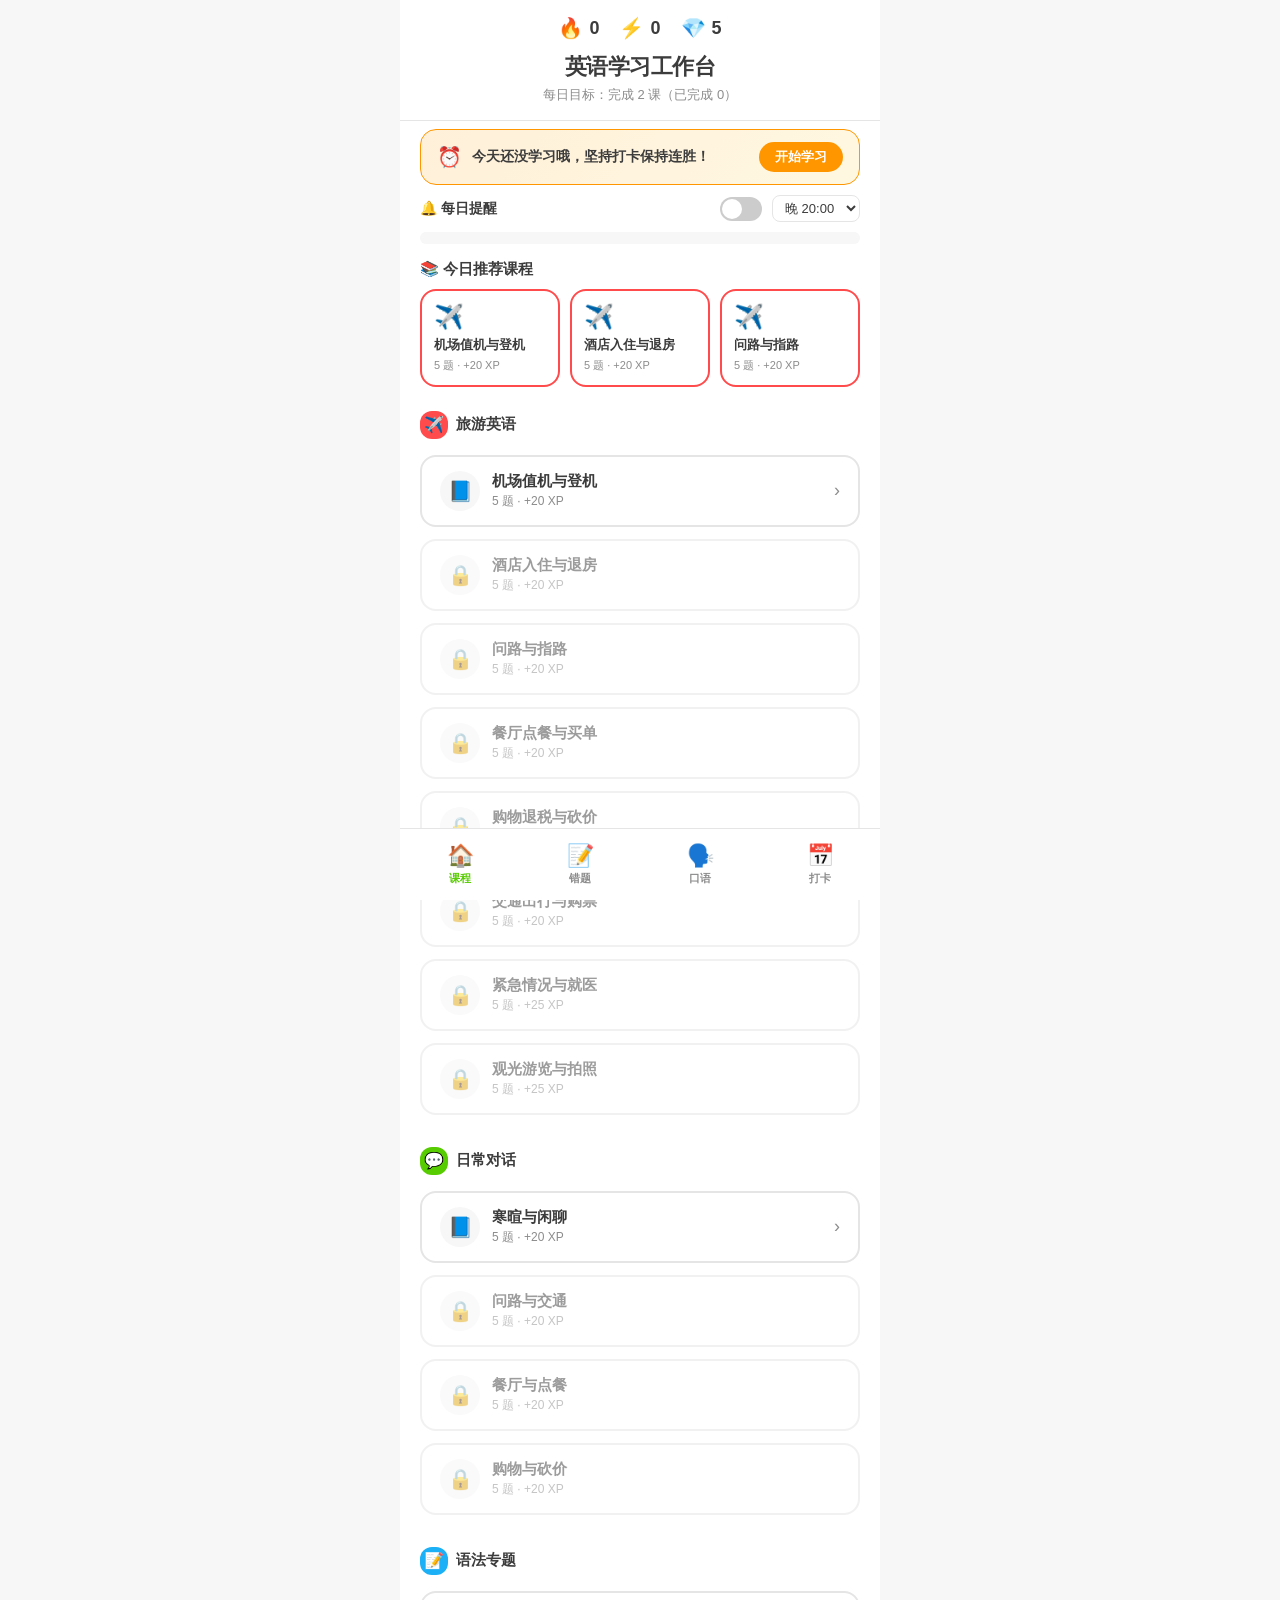
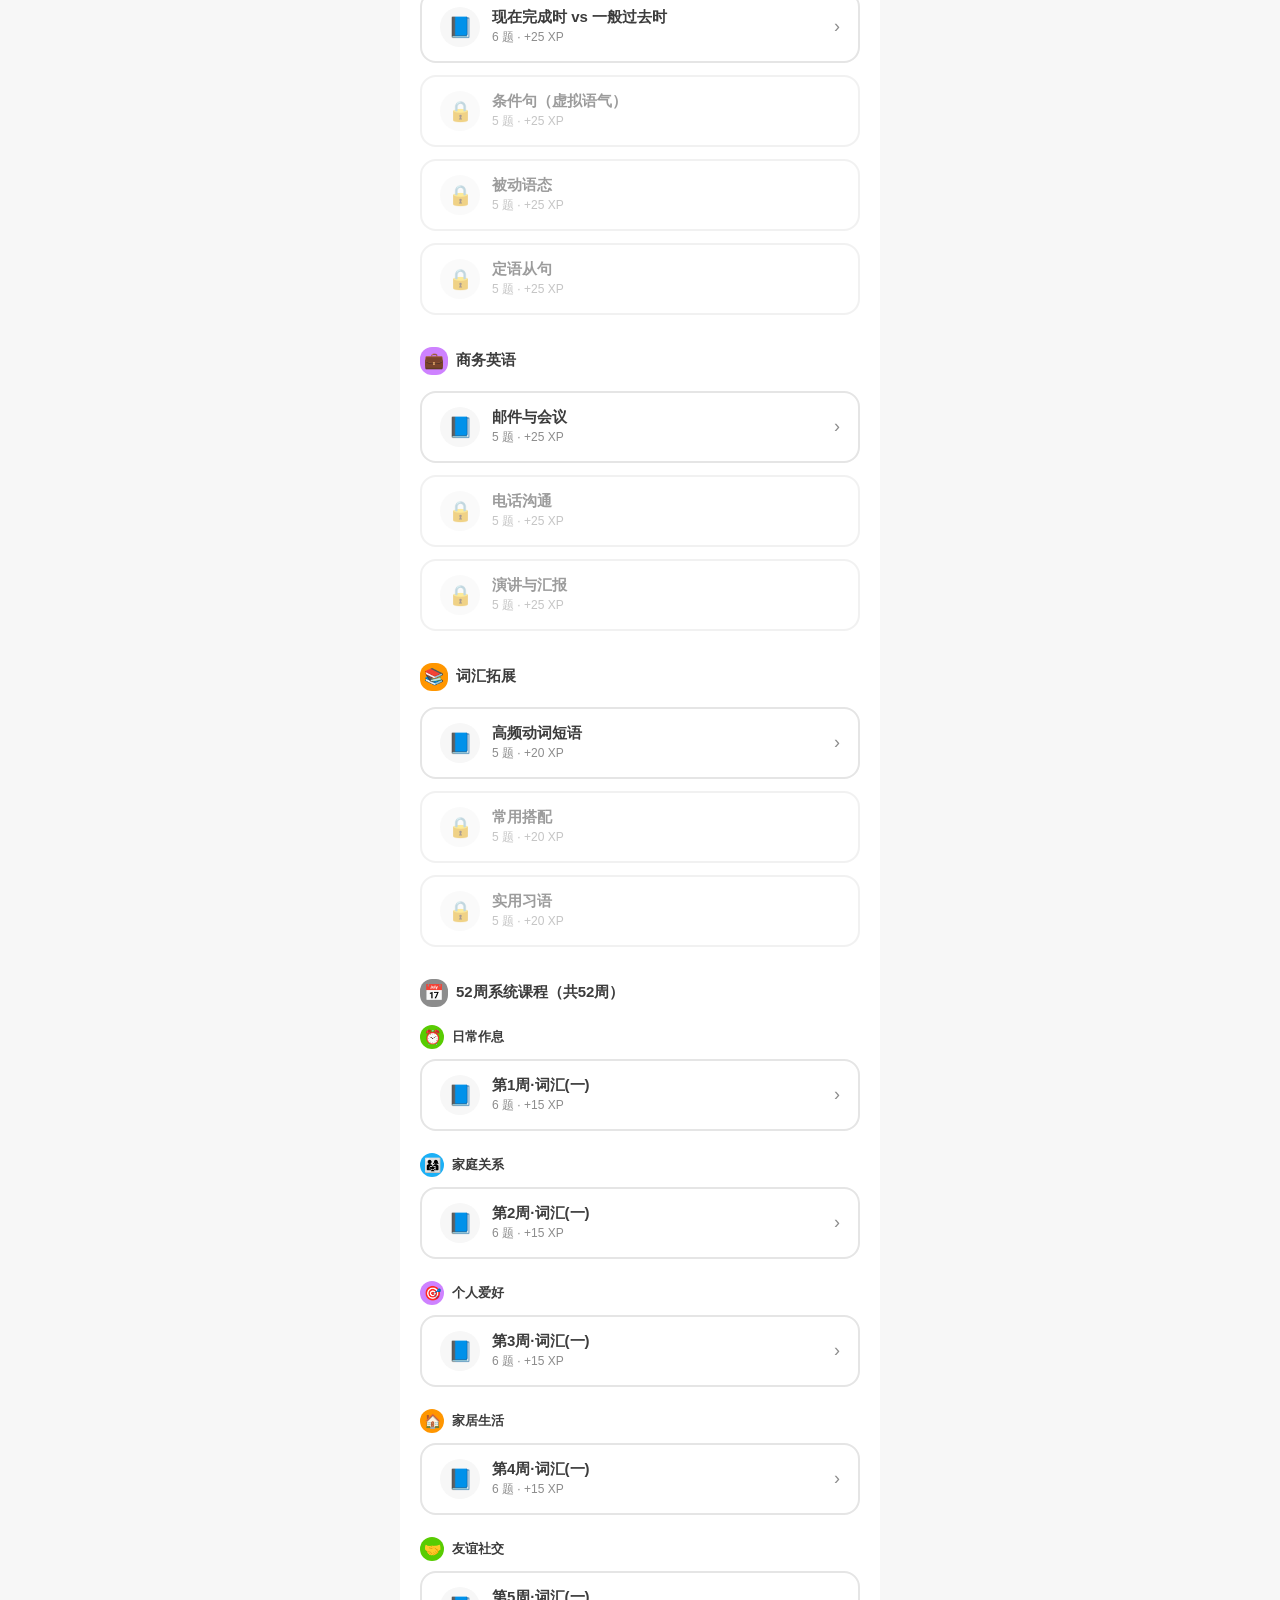
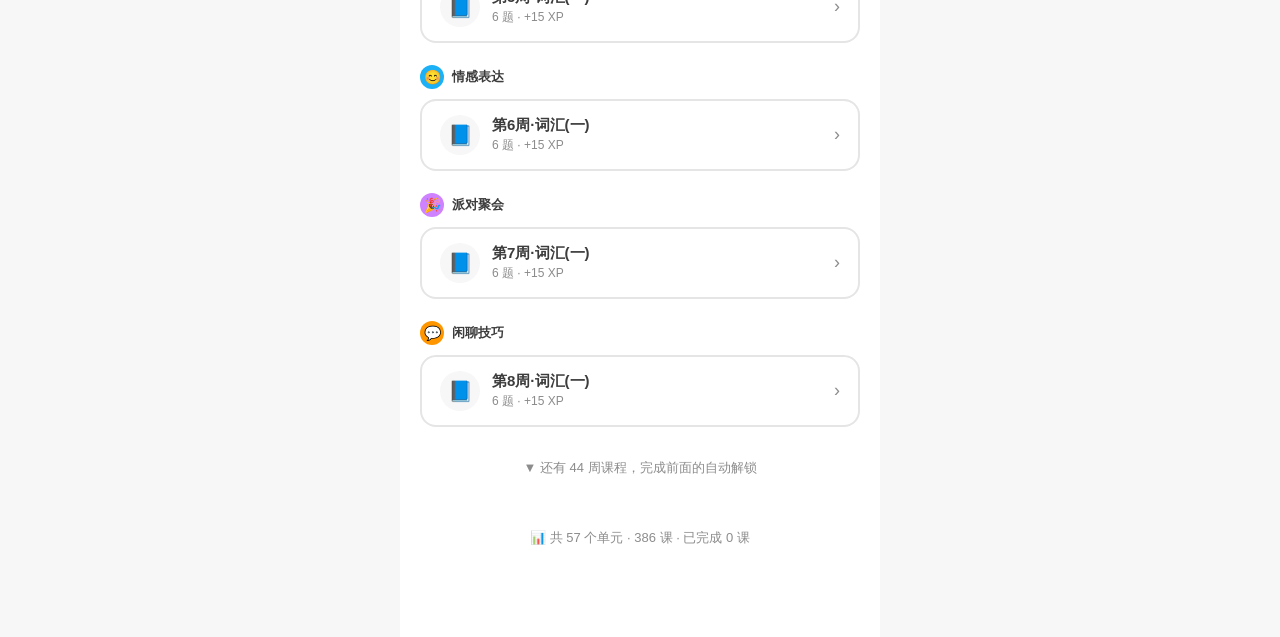
<file: index.html>
<!DOCTYPE html>
<html lang="zh-CN" data-trae-theme="light"><head>
  <meta charset="UTF-8">
  <meta name="viewport" content="width=device-width, initial-scale=1.0, maximum-scale=1.0, user-scalable=no, viewport-fit=cover">
  <meta name="apple-mobile-web-app-capable" content="yes">
  <meta name="apple-mobile-web-app-status-bar-style" content="black-translucent">
  <meta name="apple-mobile-web-app-title" content="英语学习">
  <meta name="theme-color" content="#0F0F1E">
  <link rel="manifest" href="manifest.json">
  <link rel="apple-touch-icon" href="apple-touch-icon.png">
  <link rel="apple-touch-icon" sizes="180x180" href="apple-touch-icon.png">
  <link rel="icon" type="image/png" sizes="192x192" href="icon-192.png">
  <link rel="icon" type="image/png" sizes="512x512" href="icon-512.png">
  <link rel="icon" type="image/png" sizes="any" href="icon-original.png">
  <title>英语学习工作台</title>
  <style>/* ===== 全局重置 & 基础 ===== */
* {
  margin: 0;
  padding: 0;
  box-sizing: border-box;
  -webkit-tap-highlight-color: transparent;
}

:root {
  --green: #58cc02;
  --green-dark: #4caf00;
  --green-light: #d7ffb8;
  --blue: #1cb0f6;
  --blue-light: #ddf4ff;
  --purple: #ce82ff;
  --purple-light: #f5e6ff;
  --orange: #ff9600;
  --orange-light: #fff0d9;
  --red: #ff4b4b;
  --red-light: #ffe4e4;
  --gold: #ffc800;
  --bg: #ffffff;
  --bg-muted: #f7f7f7;
  --text: #3c3c3c;
  --text-muted: #8c8c8c;
  --border: #e5e5e5;
  --shadow: 0 2px 0 rgba(0,0,0,0.08);
  --radius: 16px;
  --radius-sm: 12px;
  --radius-full: 999px;
  --font: -apple-system, BlinkMacSystemFont, "SF Pro Display", "Helvetica Neue", "PingFang SC", "Noto Sans CJK SC", sans-serif;
  --safe-top: env(safe-area-inset-top, 0px);
  --safe-bottom: env(safe-area-inset-bottom, 0px);
}

html, body {
  height: 100%;
  font-family: var(--font);
  color: var(--text);
  background: var(--bg-muted);
  overscroll-behavior: none;
  -webkit-user-select: none;
  user-select: none;
}

#app {
  max-width: 480px;
  margin: 0 auto;
  min-height: 100vh;
  background: var(--bg);
  position: relative;
}

/* ===== 屏幕切换 ===== */
.screen {
  display: none;
  min-height: 100vh;
  flex-direction: column;
}
.screen.active {
  display: flex;
}

/* ===== 首页头部 ===== */
.app-header {
  padding: calc(16px + var(--safe-top)) 20px 16px;
  background: var(--bg);
  border-bottom: 1px solid var(--border);
  position: sticky;
  top: 0;
  z-index: 10;
}

.header-stats {
  display: flex;
  gap: 20px;
  justify-content: center;
  margin-bottom: 12px;
}

.stat-item {
  display: flex;
  align-items: center;
  gap: 6px;
  font-size: 18px;
  font-weight: 700;
}

.stat-icon { font-size: 20px; }
.stat-value { color: var(--text); }

.header-title {
  font-size: 22px;
  font-weight: 800;
  text-align: center;
  letter-spacing: -0.5px;
}

.header-subtitle {
  font-size: 13px;
  color: var(--text-muted);
  text-align: center;
  margin-top: 4px;
}

/* ===== 每日进度条 ===== */
.daily-progress-bar {
  height: 12px;
  background: var(--bg-muted);
  border-radius: var(--radius-full);
  margin: 0 20px 16px;
  overflow: hidden;
}
.daily-progress-fill {
  height: 100%;
  width: 0%;
  background: var(--green);
  border-radius: var(--radius-full);
  transition: width 0.5s ease;
}

/* ===== 课程列表 ===== */
.course-list {
  padding: 8px 20px 20px;
  display: flex;
  flex-direction: column;
  gap: 28px;
}

.unit-block {
  display: flex;
  flex-direction: column;
  gap: 12px;
}

.unit-header {
  display: flex;
  align-items: center;
  gap: 8px;
  font-size: 15px;
  font-weight: 700;
  color: var(--text);
  padding: 4px 0;
}

.unit-icon {
  width: 28px;
  height: 28px;
  border-radius: var(--radius-sm);
  display: flex;
  align-items: center;
  justify-content: center;
  font-size: 16px;
  color: #fff;
}

.lesson-node {
  display: flex;
  align-items: center;
  gap: 12px;
  padding: 14px 18px;
  background: var(--bg);
  border: 2px solid var(--border);
  border-radius: var(--radius);
  cursor: pointer;
  transition: transform 0.1s, border-color 0.15s;
  position: relative;
}
.lesson-node:active {
  transform: scale(0.98);
}
.lesson-node.unlocked:hover {
  border-color: var(--green);
}
.lesson-node.completed {
  background: var(--green-light);
  border-color: var(--green);
}
.lesson-node.locked {
  opacity: 0.5;
  cursor: not-allowed;
}

.lesson-node-icon {
  width: 40px;
  height: 40px;
  border-radius: 50%;
  display: flex;
  align-items: center;
  justify-content: center;
  font-size: 20px;
  background: var(--bg-muted);
  flex-shrink: 0;
}
.lesson-node.completed .lesson-node-icon {
  background: var(--green);
  color: #fff;
}

.lesson-node-info {
  flex: 1;
  min-width: 0;
}
.lesson-node-title {
  font-size: 15px;
  font-weight: 700;
  color: var(--text);
}
.lesson-node-meta {
  font-size: 12px;
  color: var(--text-muted);
  margin-top: 2px;
}

.lesson-node-arrow {
  color: var(--text-muted);
  font-size: 18px;
}

/* ===== 练习页 ===== */
.lesson-header {
  display: flex;
  align-items: center;
  gap: 12px;
  padding: calc(12px + var(--safe-top)) 20px 12px;
  background: var(--bg);
  position: sticky;
  top: 0;
  z-index: 10;
}

.btn-close {
  background: none;
  border: none;
  font-size: 20px;
  color: var(--text-muted);
  cursor: pointer;
  padding: 4px 8px;
  line-height: 1;
}

.lesson-progress-bar {
  flex: 1;
  height: 16px;
  background: var(--bg-muted);
  border-radius: var(--radius-full);
  overflow: hidden;
}
.lesson-progress-fill {
  height: 100%;
  width: 0%;
  background: var(--green);
  border-radius: var(--radius-full);
  transition: width 0.4s ease;
}

.lesson-hearts {
  display: flex;
  align-items: center;
  gap: 2px;
  font-size: 16px;
  font-weight: 700;
}

/* ===== 题目区域 ===== */
.question-area {
  flex: 1;
  padding: 24px 20px;
  display: flex;
  flex-direction: column;
  gap: 20px;
  overflow-y: auto;
}

.question-prompt {
  font-size: 20px;
  font-weight: 800;
  text-align: center;
  line-height: 1.4;
}

.question-hint {
  font-size: 13px;
  color: var(--text-muted);
  text-align: center;
  background: var(--bg-muted);
  border-radius: var(--radius-sm);
  padding: 8px 14px;
  align-self: center;
}

/* 提示按钮（审题时不自动显示答案） */
.hint-wrap {
  display: flex;
  flex-direction: column;
  align-items: center;
  gap: 6px;
  margin-top: 4px;
}
.hint-toggle-btn {
  font-size: 13px;
  color: var(--text-muted);
  background: none;
  border: 1px dashed var(--border);
  border-radius: 20px;
  padding: 4px 16px;
  cursor: pointer;
  transition: all 0.2s;
}
.hint-toggle-btn:active {
  transform: scale(0.96);
  border-color: var(--blue);
  color: var(--blue);
}
.question-hint.hint-hidden {
  display: none;
}

/* 听力题 */
.listen-box {
  text-align: center;
}
.btn-listen {
  width: 80px;
  height: 80px;
  border-radius: 50%;
  border: none;
  background: var(--blue);
  color: #fff;
  font-size: 36px;
  cursor: pointer;
  display: inline-flex;
  align-items: center;
  justify-content: center;
  box-shadow: 0 4px 0 #1899d6;
  transition: transform 0.1s;
}
.btn-listen:active {
  transform: translateY(2px);
  box-shadow: 0 2px 0 #1899d6;
}

/* 选项卡片 */
.option-list {
  display: flex;
  flex-direction: column;
  gap: 12px;
}

.option-card {
  display: flex;
  align-items: center;
  gap: 12px;
  padding: 14px 16px;
  border: 2px solid var(--border);
  border-bottom-width: 4px;
  border-radius: var(--radius-sm);
  background: var(--bg);
  cursor: pointer;
  transition: border-color 0.15s, background 0.15s;
  font-size: 16px;
}
.option-card:active {
  transform: translateY(1px);
}
.option-card.selected {
  border-color: var(--blue);
  background: var(--blue-light);
}
.option-card.correct {
  border-color: var(--green);
  background: var(--green-light);
}
.option-card.wrong {
  border-color: var(--red);
  background: var(--red-light);
}

.option-letter {
  width: 30px;
  height: 30px;
  border: 2px solid var(--border);
  border-radius: 8px;
  display: flex;
  align-items: center;
  justify-content: center;
  font-weight: 700;
  font-size: 13px;
  color: var(--text-muted);
  flex-shrink: 0;
}
.option-card.selected .option-letter { border-color: var(--blue); color: var(--blue); }
.option-card.correct .option-letter { border-color: var(--green); color: var(--green); }
.option-card.wrong .option-letter { border-color: var(--red); color: var(--red); }

.option-text {
  flex: 1;
  line-height: 1.3;
}

/* 配对题 */
.match-grid {
  display: grid;
  grid-template-columns: 1fr 1fr;
  gap: 10px;
}

.match-item {
  padding: 14px 12px;
  border: 2px solid var(--border);
  border-bottom-width: 4px;
  border-radius: var(--radius-sm);
  background: var(--bg);
  cursor: pointer;
  text-align: center;
  font-size: 15px;
  font-weight: 600;
  transition: border-color 0.15s, background 0.15s;
}
.match-item.selected {
  border-color: var(--blue);
  background: var(--blue-light);
}
.match-item.matched {
  border-color: var(--green);
  background: var(--green-light);
  opacity: 0.5;
  cursor: default;
}
.match-item.wrong-flash {
  border-color: var(--red);
  background: var(--red-light);
  animation: shake 0.4s;
}

/* 排序题 */
.order-words {
  display: flex;
  flex-wrap: wrap;
  gap: 8px;
  justify-content: center;
  min-height: 50px;
  padding: 12px;
  border: 2px dashed var(--border);
  border-radius: var(--radius-sm);
  background: var(--bg-muted);
}
.order-word {
  padding: 8px 14px;
  border: 2px solid var(--border);
  border-bottom-width: 3px;
  border-radius: 10px;
  background: var(--bg);
  cursor: pointer;
  font-size: 16px;
  font-weight: 600;
  transition: transform 0.1s;
}
.order-word:active {
  transform: scale(0.95);
}

.order-sentence {
  display: flex;
  flex-wrap: wrap;
  gap: 8px;
  justify-content: center;
  min-height: 50px;
  padding: 12px;
  border: 2px solid var(--green);
  border-radius: var(--radius-sm);
  background: var(--green-light);
}

/* ===== 反馈条 ===== */
.feedback-bar {
  display: none;
  padding: 16px 20px;
  text-align: center;
  font-size: 16px;
  font-weight: 700;
}
.feedback-bar.show { display: block; }
.feedback-bar.correct {
  background: var(--green-light);
  color: var(--green-dark);
}
.feedback-bar.wrong {
  background: var(--red-light);
  color: var(--red);
}

/* ===== 练习页底部 ===== */
.lesson-footer {
  display: flex;
  gap: 12px;
  padding: 12px 20px calc(12px + var(--safe-bottom));
  background: var(--bg);
  border-top: 1px solid var(--border);
}

.btn-skip, .btn-check {
  flex: 1;
  padding: 16px;
  border: none;
  border-radius: var(--radius);
  font-size: 16px;
  font-weight: 800;
  font-family: var(--font);
  cursor: pointer;
  transition: transform 0.1s;
}
.btn-skip {
  background: transparent;
  color: var(--text-muted);
  border: 2px solid var(--border);
  flex: 0 0 auto;
  padding: 16px 24px;
}
.btn-skip:active { transform: scale(0.97); }

.btn-check {
  background: var(--green);
  color: #fff;
  box-shadow: 0 4px 0 var(--green-dark);
}
.btn-check:active {
  transform: translateY(2px);
  box-shadow: 0 2px 0 var(--green-dark);
}
.btn-check:disabled {
  background: #e5e5e5;
  color: #b0b0b0;
  box-shadow: none;
  cursor: not-allowed;
}
.btn-check.continue {
  background: var(--green);
}

/* ===== 完成页 ===== */
#result-screen {
  justify-content: center;
  align-items: center;
  padding: 40px 24px;
}

.result-content {
  text-align: center;
  width: 100%;
  max-width: 400px;
}

.result-icon {
  font-size: 64px;
  margin-bottom: 16px;
}

.result-title {
  font-size: 26px;
  font-weight: 800;
  margin-bottom: 28px;
}

.result-stats {
  display: flex;
  flex-direction: column;
  gap: 12px;
  margin-bottom: 28px;
}

.result-stat-box {
  background: var(--bg-muted);
  border-radius: var(--radius);
  padding: 16px;
  display: flex;
  align-items: center;
  justify-content: space-between;
}
.result-stat-box:nth-child(1) { border-left: 6px solid var(--gold); }
.result-stat-box:nth-child(2) { border-left: 6px solid var(--green); }
.result-stat-box:nth-child(3) { border-left: 6px solid var(--red); }

.result-stat-num {
  font-size: 22px;
  font-weight: 800;
}
.result-stat-label {
  font-size: 14px;
  color: var(--text-muted);
  font-weight: 600;
}

.btn-continue {
  width: 100%;
  padding: 18px;
  border: none;
  border-radius: var(--radius);
  background: var(--green);
  color: #fff;
  font-size: 18px;
  font-weight: 800;
  font-family: var(--font);
  cursor: pointer;
  box-shadow: 0 4px 0 var(--green-dark);
  transition: transform 0.1s;
}
.btn-continue:active {
  transform: translateY(2px);
  box-shadow: 0 2px 0 var(--green-dark);
}

/* ===== 底部信息 ===== */
.footer-info {
  padding: 20px;
  text-align: center;
}
.footer-info p {
  font-size: 13px;
  color: var(--text-muted);
}

/* ===== 动画 ===== */
@keyframes shake {
  0%, 100% { transform: translateX(0); }
  25% { transform: translateX(-6px); }
  75% { transform: translateX(6px); }
}

@keyframes fadeIn {
  from { opacity: 0; transform: translateY(10px); }
  to { opacity: 1; transform: translateY(0); }
}
.question-area > * {
  animation: fadeIn 0.3s ease;
}

@keyframes pop {
  0% { transform: scale(0.8); opacity: 0; }
  50% { transform: scale(1.05); }
  100% { transform: scale(1); opacity: 1; }
}
.result-icon, .result-title, .result-stats, .btn-continue {
  animation: pop 0.4s ease backwards;
}
.result-title { animation-delay: 0.1s; }
.result-stats { animation-delay: 0.2s; }
.btn-continue { animation-delay: 0.3s; }

/* ===== 底部导航栏 ===== */
.bottom-nav {
  position: fixed;
  bottom: 0;
  left: 50%;
  transform: translateX(-50%);
  width: 100%;
  max-width: 480px;
  display: flex;
  background: var(--bg);
  border-top: 1px solid var(--border);
  padding: 8px 0 calc(8px + var(--safe-bottom));
  z-index: 100;
}
.nav-btn {
  flex: 1;
  background: none;
  border: none;
  cursor: pointer;
  display: flex;
  flex-direction: column;
  align-items: center;
  gap: 2px;
  padding: 6px;
  font-family: var(--font);
  color: var(--text-muted);
  transition: color 0.15s;
}
.nav-btn.active { color: var(--green); }
.nav-icon { font-size: 22px; }
.nav-label { font-size: 11px; font-weight: 600; }

/* 底部导航占位（防止内容被遮挡） */
.screen.active#home-screen,
.screen.active#calendar-screen {
  padding-bottom: 70px;
}

/* ===== 每日提醒横幅 ===== */
.reminder-banner {
  display: flex;
  align-items: center;
  gap: 10px;
  padding: 12px 16px;
  margin: 8px 20px 0;
  background: linear-gradient(135deg, var(--orange-light), #fff8e1);
  border-radius: var(--radius);
  border: 1px solid var(--orange);
}
.reminder-icon { font-size: 20px; }
.reminder-text {
  flex: 1;
  font-size: 14px;
  font-weight: 600;
  color: var(--text);
}
.reminder-action {
  background: var(--orange);
  color: #fff;
  border: none;
  border-radius: var(--radius-full);
  padding: 6px 16px;
  font-size: 13px;
  font-weight: 700;
  font-family: var(--font);
  cursor: pointer;
  white-space: nowrap;
}

/* ===== 提醒设置 ===== */
.reminder-settings {
  display: flex;
  align-items: center;
  justify-content: space-between;
  padding: 10px 20px;
  gap: 12px;
}
.reminder-settings-label {
  font-size: 14px;
  font-weight: 600;
  color: var(--text);
}
.reminder-toggle-wrap {
  display: flex;
  align-items: center;
  gap: 10px;
}
.reminder-toggle {
  appearance: none;
  width: 42px;
  height: 24px;
  border-radius: 12px;
  background: #ccc;
  position: relative;
  cursor: pointer;
  transition: background 0.2s;
}
.reminder-toggle:checked { background: var(--green); }
.reminder-toggle::after {
  content: "";
  position: absolute;
  top: 2px;
  left: 2px;
  width: 20px;
  height: 20px;
  border-radius: 50%;
  background: #fff;
  transition: left 0.2s;
}
.reminder-toggle:checked::after { left: 20px; }
.toggle-label { display: none; }
.reminder-time-select {
  font-family: var(--font);
  font-size: 13px;
  padding: 4px 8px;
  border: 1px solid var(--border);
  border-radius: 8px;
  background: var(--bg);
  color: var(--text);
  cursor: pointer;
}

/* ===== 今日推荐 ===== */
.today-recommend {
  padding: 0 20px;
  margin-bottom: 8px;
}
.today-recommend-title {
  font-size: 15px;
  font-weight: 700;
  margin-bottom: 10px;
  color: var(--text);
}
.today-recommend-list {
  display: flex;
  gap: 10px;
  overflow-x: auto;
  padding-bottom: 4px;
  -webkit-overflow-scrolling: touch;
}
.today-recommend-list::-webkit-scrollbar { display: none; }
.today-card {
  flex-shrink: 0;
  width: 140px;
  padding: 12px;
  border-radius: var(--radius);
  border: 2px solid var(--border);
  cursor: pointer;
  transition: border-color 0.15s;
}
.today-card:active { transform: scale(0.97); }
.today-card-icon { font-size: 24px; margin-bottom: 6px; }
.today-card-title { font-size: 13px; font-weight: 700; line-height: 1.3; }
.today-card-meta { font-size: 11px; color: var(--text-muted); margin-top: 4px; }

/* ===== 日历页 ===== */
.calendar-section {
  padding: 16px 20px;
}
.calendar-nav {
  display: flex;
  align-items: center;
  justify-content: space-between;
  margin-bottom: 16px;
}
.cal-nav-btn {
  background: none;
  border: 1px solid var(--border);
  border-radius: 8px;
  width: 36px;
  height: 36px;
  font-size: 22px;
  cursor: pointer;
  color: var(--text);
  line-height: 1;
}
.cal-nav-btn:active { background: var(--bg-muted); }
.cal-month-label {
  font-size: 17px;
  font-weight: 700;
}

/* 连胜统计 */
.streak-summary {
  display: flex;
  gap: 8px;
  margin-bottom: 20px;
}
.streak-summary-box {
  flex: 1;
  text-align: center;
  padding: 12px 4px;
  background: var(--bg-muted);
  border-radius: var(--radius-sm);
}
.streak-summary-box:nth-child(1) { border-top: 3px solid var(--green); }
.streak-summary-box:nth-child(2) { border-top: 3px solid var(--blue); }
.streak-summary-box:nth-child(3) { border-top: 3px solid var(--orange); }
.streak-summary-num {
  font-size: 24px;
  font-weight: 800;
  color: var(--text);
}
.streak-summary-label {
  font-size: 11px;
  color: var(--text-muted);
  margin-top: 2px;
}

/* 日历网格 */
.calendar-grid {
  display: grid;
  grid-template-columns: repeat(7, 1fr);
  gap: 4px;
  margin-bottom: 16px;
}
.cal-weekday {
  text-align: center;
  font-size: 11px;
  font-weight: 700;
  color: var(--text-muted);
  padding: 4px 0;
}
.cal-day {
  aspect-ratio: 1;
  display: flex;
  align-items: center;
  justify-content: center;
  border-radius: 8px;
  font-size: 14px;
  font-weight: 600;
  position: relative;
  color: var(--text);
}
.cal-day.empty { visibility: hidden; }
.cal-day.checked {
  background: var(--green);
  color: #fff;
}
.cal-day.checked::after {
  content: "✓";
  position: absolute;
  font-size: 10px;
  top: 2px;
  right: 4px;
}
.cal-day.today {
  border: 2px solid var(--blue);
}
.cal-day.today.checked {
  border: 2px solid var(--green-dark);
}
.cal-day.future {
  color: var(--text-muted);
  opacity: 0.4;
}

/* 日历图例 */
.calendar-legend {
  display: flex;
  gap: 16px;
  justify-content: center;
  padding: 8px 0;
}
.legend-item {
  display: flex;
  align-items: center;
  gap: 4px;
  font-size: 12px;
  color: var(--text-muted);
}
.legend-dot {
  width: 14px;
  height: 14px;
  border-radius: 4px;
  display: inline-block;
}
.legend-dot.checked { background: var(--green); }
.legend-dot.today { border: 2px solid var(--blue); }
.legend-dot.empty { background: var(--bg-muted); border: 1px solid var(--border); }

/* 近期记录 */
.recent-records {
  padding: 0 20px 20px;
}
.recent-title {
  font-size: 15px;
  font-weight: 700;
  margin-bottom: 10px;
}
.recent-list {
  display: flex;
  flex-direction: column;
  gap: 8px;
}
.recent-item {
  display: flex;
  align-items: center;
  gap: 10px;
  padding: 10px 12px;
  background: var(--bg-muted);
  border-radius: var(--radius-sm);
  font-size: 13px;
}
.recent-date {
  font-weight: 700;
  color: var(--green-dark);
  flex-shrink: 0;
}
.recent-detail {
  color: var(--text-muted);
  flex: 1;
}
.recent-xp {
  font-weight: 700;
  color: var(--blue);
}
.recent-empty {
  text-align: center;
  padding: 24px;
  color: var(--text-muted);
  font-size: 14px;
}

/* 完成页打卡信息 */
.result-checkin-info {
  text-align: center;
  font-size: 14px;
  color: var(--text-muted);
  margin-bottom: 20px;
  padding: 8px;
  background: var(--green-light);
  border-radius: var(--radius-sm);
}

/* ===== 即时解析卡（错题深度解析） ===== */
.word-annotation {
  margin: 0 20px;
  border-radius: var(--radius);
  overflow: hidden;
  animation: fadeIn 0.3s ease;
}
.word-annotation.show-correct {
  background: var(--green-light);
  border-left: 4px solid var(--green);
  padding: 12px 14px;
}
.word-annotation.show-wrong.ia-expanded {
  background: var(--bg-muted);
  padding: 0;
  border: 2px solid var(--red);
}

/* 答案对比区 */
.ia-compare {
  background: var(--red-light);
  padding: 10px 14px;
  border-bottom: 1px solid var(--border);
}
.ia-compare-row {
  font-size: 14px;
  padding: 4px 0;
}
.ia-compare-row.ia-wrong { color: var(--red); }
.ia-compare-row.ia-correct { color: var(--green); }
.ia-compare-row b { font-size: 16px; }

/* 单词详情卡 */
.ia-word-card {
  padding: 12px 14px;
  background: var(--bg);
}
.ia-word-header {
  display: flex;
  align-items: center;
  gap: 8px;
  flex-wrap: wrap;
  margin-bottom: 8px;
}
.ia-word { font-size: 20px; font-weight: 800; color: var(--text); }
.ia-ipa { font-size: 14px; color: var(--blue); }
.ia-pos { font-size: 11px; color: var(--text-muted); background: var(--bg-muted); padding: 2px 6px; border-radius: 4px; }
.ia-zh { font-size: 14px; color: var(--text-muted); }

.ia-actions {
  display: flex;
  gap: 8px;
  margin-bottom: 8px;
}
.ia-speak-btn {
  padding: 6px 12px;
  background: var(--blue-light);
  border: 1px solid var(--blue);
  border-radius: var(--radius-full);
  font-size: 13px;
  color: var(--blue);
  font-weight: 600;
  font-family: var(--font);
  cursor: pointer;
}
.ia-speak-btn:active { transform: scale(0.95); }

.ia-example {
  background: var(--bg-muted);
  border-radius: 8px;
  padding: 8px 10px;
  margin-bottom: 8px;
}
.ia-ex-en { font-size: 14px; font-weight: 600; color: var(--text); }
.ia-ex-zh { font-size: 13px; color: var(--text-muted); margin-top: 2px; }

.ia-mnemonic {
  font-size: 13px;
  color: var(--orange);
  background: var(--orange-light);
  padding: 8px 10px;
  border-radius: 8px;
  margin-bottom: 8px;
  line-height: 1.4;
}

.ia-collocations {
  font-size: 12px;
  color: var(--text-muted);
  display: flex;
  gap: 6px;
  flex-wrap: wrap;
  align-items: center;
}
.ia-coll {
  background: var(--bg-muted);
  padding: 2px 8px;
  border-radius: 4px;
  font-size: 12px;
}

/* 语法解析区 */
.ia-grammar {
  padding: 12px 14px;
  background: var(--blue-light);
  border-top: 1px solid var(--border);
}
.ia-grammar-title { font-size: 15px; font-weight: 800; color: var(--text); margin-bottom: 6px; }
.ia-grammar-rule { font-size: 13px; font-weight: 700; color: var(--blue); margin-bottom: 6px; }
.ia-grammar-explain { font-size: 13px; color: var(--text); line-height: 1.5; margin-bottom: 8px; }
.ia-grammar-examples { display: flex; flex-direction: column; gap: 6px; margin-bottom: 6px; }
.ia-grammar-ex {
  background: var(--bg);
  padding: 6px 8px;
  border-radius: 6px;
}
.ia-grammar-ex-en {
  font-size: 13px; font-weight: 600;
  display: flex; align-items: center; gap: 6px;
}
.ia-grammar-ex-zh { font-size: 12px; color: var(--text-muted); margin-top: 2px; }
.ia-grammar-ex-note { font-size: 11px; color: var(--orange); margin-top: 2px; }
.ia-grammar-errors {
  font-size: 12px;
  color: var(--red);
  background: var(--red-light);
  padding: 6px 8px;
  border-radius: 6px;
  margin-top: 4px;
}
.ia-speak-mini {
  background: none; border: 1px solid var(--border); border-radius: 50%;
  width: 22px; height: 22px; cursor: pointer; font-size: 11px;
  display: inline-flex; align-items: center; justify-content: center;
  flex-shrink: 0;
}

/* 提示语 */
.ia-tip {
  padding: 10px 14px;
  background: var(--bg);
  font-size: 12px;
  color: var(--text-muted);
  border-top: 1px solid var(--border);
  line-height: 1.4;
}
.ia-tip b { color: var(--green); }

/* ===== 智能纠错解析 — 新增区块 ===== */

/* 错误归因标签 */
.ia-error-badge {
  display: flex;
  align-items: center;
  gap: 6px;
  padding: 8px 14px;
  font-size: 13px;
  font-weight: 700;
}
.ia-badge-icon { font-size: 16px; }
.ia-badge-label {
  padding: 2px 10px;
  border-radius: 12px;
  font-size: 12px;
}
.ia-badge-blue .ia-badge-label { background: #e3f2fd; color: #1565c0; }
.ia-badge-purple .ia-badge-label { background: #f3e5f5; color: #7b1fa2; }
.ia-badge-green .ia-badge-label { background: #e8f5e9; color: #2e7d32; }
.ia-badge-orange .ia-badge-label { background: #fff3e0; color: #e65100; }
.ia-badge-red .ia-badge-label { background: #ffebee; color: #c62828; }
.ia-badge-teal .ia-badge-label { background: #e0f2f1; color: #00695c; }
.ia-badge-pink .ia-badge-label { background: #fce4ec; color: #ad1457; }
.ia-badge-violet .ia-badge-label { background: #ede7f6; color: #5e35b1; }
.ia-badge-cyan .ia-badge-label { background: #e0f7fa; color: #00838f; }
.ia-badge-amber .ia-badge-label { background: #fff8e1; color: #ff8f00; }
.ia-badge-indigo .ia-badge-label { background: #e8eaf6; color: #283593; }
.ia-badge-lime .ia-badge-label { background: #f9fbe7; color: #558b2f; }
.ia-badge-rose .ia-badge-label { background: #fce4ec; color: #be123c; }
.ia-badge-fuchsia .ia-badge-label { background: #faf5ff; color: #86198f; }

/* 错因分析 */
.ia-why-wrong {
  padding: 10px 14px;
  background: #fff8e1;
  border-bottom: 1px solid var(--border);
}
.ia-why-title {
  font-size: 13px;
  font-weight: 800;
  color: #e65100;
  margin-bottom: 4px;
}
.ia-why-text {
  font-size: 13px;
  color: var(--text);
  line-height: 1.5;
}

/* 逐项解析 */
.ia-options-analysis {
  padding: 10px 14px;
  background: var(--bg-muted);
  border-bottom: 1px solid var(--border);
}
.ia-options-title {
  font-size: 13px;
  font-weight: 800;
  color: var(--text);
  margin-bottom: 8px;
}
.ia-opt-row {
  background: var(--bg);
  border-radius: 8px;
  padding: 8px 10px;
  margin-bottom: 6px;
  border: 1px solid var(--border);
}
.ia-opt-row.opt-correct {
  border-color: var(--green);
  background: var(--green-light);
}
.ia-opt-row.opt-user-wrong {
  border-color: var(--red);
  background: var(--red-light);
}
.ia-opt-head {
  display: flex;
  align-items: center;
  gap: 8px;
  margin-bottom: 4px;
}
.ia-opt-letter {
  font-size: 12px;
  font-weight: 800;
  color: var(--text-muted);
  width: 18px;
  height: 18px;
  display: flex;
  align-items: center;
  justify-content: center;
  background: var(--bg-muted);
  border-radius: 50%;
  flex-shrink: 0;
}
.ia-opt-text {
  font-size: 14px;
  font-weight: 600;
  color: var(--text);
  flex: 1;
}
.ia-opt-icon {
  font-size: 14px;
  font-weight: 800;
}
.opt-correct .ia-opt-icon { color: var(--green); }
.opt-user-wrong .ia-opt-icon { color: var(--red); }
.ia-opt-explain {
  font-size: 12px;
  color: var(--text-muted);
  line-height: 1.4;
  padding-left: 26px;
}

/* 对比学习 */
.ia-compare-examples {
  padding: 10px 14px;
  background: var(--blue-light);
  border-top: 1px solid var(--border);
}
.ia-compare-ex-title {
  font-size: 13px;
  font-weight: 800;
  color: var(--text);
  margin-bottom: 8px;
}
.ia-compare-ex-item {
  background: var(--bg);
  padding: 8px 10px;
  border-radius: 6px;
  margin-bottom: 6px;
}
.ia-compare-ex-en {
  font-size: 13px;
  font-weight: 600;
  color: var(--text);
  display: flex;
  align-items: center;
  gap: 6px;
}
.ia-compare-ex-zh {
  font-size: 12px;
  color: var(--text-muted);
  margin-top: 2px;
}
.ia-compare-ex-note {
  font-size: 11px;
  color: var(--orange);
  margin-top: 2px;
}

/* 学习建议 */
.ia-study-tip {
  padding: 10px 14px;
  background: var(--green-light);
  border-top: 1px solid var(--border);
  font-size: 12px;
  color: var(--text);
  line-height: 1.4;
}

/* 答对时也显示简洁注释 */
.word-annotation.show-correct .ia-word { font-size: 18px; }
.word-annotation.show-correct .ia-ex-en { font-size: 13px; }

/* ===== 语法解析面板 ===== */
.grammar-panel {
  margin: 0 20px;
  animation: fadeIn 0.3s ease;
}
.grammar-card {
  background: var(--blue-light);
  border-radius: var(--radius-sm);
  padding: 14px 16px;
  border-left: 4px solid var(--blue);
}
.grammar-title { font-size: 16px; font-weight: 800; color: var(--text); margin-bottom: 6px; }
.grammar-rule { font-size: 14px; font-weight: 700; color: var(--blue); margin-bottom: 6px; }
.grammar-explanation { font-size: 13px; color: var(--text); line-height: 1.5; margin-bottom: 10px; }
.grammar-examples { display: flex; flex-direction: column; gap: 8px; margin-bottom: 8px; }
.grammar-ex {
  background: var(--bg);
  padding: 8px 10px;
  border-radius: 8px;
}
.grammar-ex-en { font-size: 14px; font-weight: 600; display: flex; align-items: center; gap: 6px; }
.grammar-ex-zh { font-size: 13px; color: var(--text-muted); margin-top: 2px; }
.grammar-ex-note { font-size: 12px; color: var(--orange); margin-top: 2px; }
.grammar-errors {
  font-size: 13px; color: var(--red);
  background: var(--red-light);
  padding: 8px 10px;
  border-radius: 8px;
  margin-top: 4px;
}

/* ===== 错题本 ===== */
.error-stats-bar {
  display: flex;
  gap: 8px;
  padding: 12px 20px;
}
.error-stat {
  flex: 1;
  text-align: center;
  padding: 10px 4px;
  background: var(--bg-muted);
  border-radius: var(--radius-sm);
}
.error-stat:nth-child(1) { border-top: 3px solid var(--red); }
.error-stat:nth-child(2) { border-top: 3px solid var(--orange); }
.error-stat:nth-child(3) { border-top: 3px solid var(--green); }
.error-stat-num { font-size: 22px; font-weight: 800; }
.error-stat-label { font-size: 11px; color: var(--text-muted); }

.btn-start-review {
  display: none;
  margin: 0 20px 12px;
  padding: 14px;
  background: var(--red);
  color: #fff;
  border: none;
  border-radius: var(--radius);
  font-size: 16px;
  font-weight: 800;
  font-family: var(--font);
  cursor: pointer;
  box-shadow: 0 4px 0 #c53030;
  align-items: center;
  justify-content: center;
  gap: 8px;
}
.btn-start-review:active { transform: translateY(2px); box-shadow: 0 2px 0 #c53030; }

.error-list {
  padding: 0 20px;
  display: flex;
  flex-direction: column;
  gap: 10px;
  contain: layout style;
}
.error-item {
  padding: 12px 14px;
  background: var(--bg-muted);
  border-radius: var(--radius-sm);
  border-left: 3px solid var(--border);
}
.error-item.due {
  border-left-color: var(--red);
  background: var(--red-light);
}
.error-item-header {
  display: flex;
  justify-content: space-between;
  align-items: center;
}
.error-word { font-size: 16px; font-weight: 800; }
.error-mastery { font-size: 12px; color: var(--gold); letter-spacing: 1px; }
.error-item-zh { font-size: 13px; color: var(--text-muted); margin-top: 2px; }
.error-ipa { font-size: 13px; color: var(--blue); margin-top: 2px; }
.error-mnemonic { font-size: 12px; color: var(--orange); margin-top: 4px; }
.error-item-meta {
  display: flex;
  justify-content: space-between;
  font-size: 11px;
  color: var(--text-muted);
  margin-top: 6px;
}
.error-empty {
  text-align: center;
  padding: 40px 20px;
}
.error-empty p { margin-top: 8px; font-size: 16px; font-weight: 700; }
.error-more-hint {
  text-align: center;
  padding: 12px;
  font-size: 12px;
  color: var(--text-muted);
  background: var(--bg-muted);
  border-radius: var(--radius-sm);
}

/* ===== 口语练习 ===== */
.speaking-intro {
  padding: 12px 20px;
  text-align: center;
}
.speaking-intro p { font-size: 14px; font-weight: 600; margin-bottom: 4px; }

.speaking-list {
  padding: 8px 20px;
  display: flex;
  flex-direction: column;
  gap: 10px;
}
.speaking-card {
  display: flex;
  align-items: center;
  gap: 12px;
  padding: 14px;
  background: var(--bg-muted);
  border-radius: var(--radius);
  border-left: 4px solid var(--border);
  cursor: pointer;
  transition: transform 0.1s;
}
.speaking-card:active { transform: scale(0.98); }
.speaking-icon {
  width: 40px; height: 40px;
  border-radius: var(--radius-sm);
  display: flex; align-items: center; justify-content: center;
  font-size: 20px; color: #fff;
  flex-shrink: 0;
}
.speaking-info { flex: 1; }
.speaking-title { font-size: 16px; font-weight: 700; }
.speaking-meta {
  display: flex; gap: 8px; flex-wrap: wrap;
  font-size: 12px; color: var(--text-muted); margin-top: 4px;
}
.speaking-diff {
  background: var(--bg); padding: 2px 8px; border-radius: 4px;
  font-weight: 700;
}
.speaking-score { color: var(--green); font-weight: 700; }
.speaking-arrow { font-size: 20px; color: var(--text-muted); }

.speaking-detail-header {
  padding: 16px 20px;
  text-align: center;
}
.speaking-detail-title { font-size: 20px; font-weight: 800; margin-bottom: 4px; }
.speaking-detail-scenario { font-size: 13px; color: var(--text-muted); }

.speaking-dialogue-area {
  flex: 1;
  padding: 16px 20px;
  overflow-y: auto;
}

.speak-prompt { font-size: 14px; font-weight: 700; color: var(--text-muted); margin-bottom: 8px; }
.speak-target {
  font-size: 20px; font-weight: 800; line-height: 1.4; margin-bottom: 4px;
  color: var(--text);
}
.speak-target-zh { font-size: 14px; color: var(--text-muted); margin-bottom: 16px; }
.speak-actions { display: flex; gap: 12px; margin-bottom: 16px; }
.btn-speak-play, .btn-speak-record {
  flex: 1; padding: 14px; border: none; border-radius: var(--radius);
  font-size: 15px; font-weight: 800; font-family: var(--font); cursor: pointer;
  transition: transform 0.1s;
}
.btn-speak-play {
  background: var(--blue-light); color: var(--blue); border: 2px solid var(--blue);
}
.btn-speak-record {
  background: var(--green); color: #fff; box-shadow: 0 4px 0 var(--green-dark);
}
.btn-speak-record:active { transform: translateY(2px); box-shadow: 0 2px 0 var(--green-dark); }
.btn-speak-record:disabled { opacity: 0.6; }

.speak-result { margin-top: 12px; }
.speak-score-card {
  background: var(--bg-muted); border-radius: var(--radius-sm); padding: 16px;
  text-align: center; animation: fadeIn 0.3s ease;
}
.speak-score-num { font-size: 48px; font-weight: 900; }
.speak-score-num span { font-size: 20px; }
.speak-score-level { font-size: 16px; font-weight: 700; margin: 4px 0 12px; }
.speak-recognized, .speak-target-compare {
  text-align: left; margin: 6px 0; padding: 8px; background: var(--bg); border-radius: 8px;
}
.speak-rec-label { font-size: 12px; color: var(--text-muted); font-weight: 700; }
.speak-rec-text { font-size: 14px; margin-top: 2px; }
.speak-error {
  background: var(--red-light); color: var(--red);
  padding: 12px; border-radius: var(--radius-sm); text-align: center;
  font-size: 14px; font-weight: 600;
}

.speak-npc {
  background: var(--blue-light); border-radius: var(--radius-sm); padding: 16px;
  text-align: center;
}
.speak-npc-name { font-size: 12px; color: var(--blue); font-weight: 700; margin-bottom: 6px; }
.speak-npc-text { font-size: 18px; font-weight: 700; line-height: 1.4; }
.speak-npc-zh { font-size: 13px; color: var(--text-muted); margin-top: 4px; margin-bottom: 12px; }

.btn-speak-next {
  width: 100%; padding: 14px; border: none; border-radius: var(--radius);
  background: var(--green); color: #fff; font-size: 16px; font-weight: 800;
  font-family: var(--font); cursor: pointer; box-shadow: 0 4px 0 var(--green-dark);
  transition: transform 0.1s; margin-top: 8px;
}
.btn-speak-next:active { transform: translateY(2px); box-shadow: 0 2px 0 var(--green-dark); }

.speak-finish {
  text-align: center; padding: 24px;
}
.speak-finish-icon { font-size: 56px; margin-bottom: 8px; }
.speak-finish-title { font-size: 22px; font-weight: 800; margin-bottom: 12px; }
.speak-finish-score { font-size: 56px; font-weight: 900; color: var(--green); }
.speak-finish-score span { font-size: 24px; }
.speak-finish-label { font-size: 14px; color: var(--text-muted); margin-bottom: 12px; }
.speak-finish-stats {
  display: flex; justify-content: center; gap: 20px; font-size: 13px;
  color: var(--text-muted); margin-bottom: 20px;
}
.speak-finish-actions { display: flex; gap: 10px; }
.btn-speak-retry {
  flex: 1; padding: 14px; border: 2px solid var(--green); border-radius: var(--radius);
  background: var(--bg); color: var(--green); font-size: 15px; font-weight: 800;
  font-family: var(--font); cursor: pointer;
}
.btn-speak-back {
  flex: 1; padding: 14px; border: none; border-radius: var(--radius);
  background: var(--green); color: #fff; font-size: 15px; font-weight: 800;
  font-family: var(--font); cursor: pointer; box-shadow: 0 4px 0 var(--green-dark);
}

.speaking-progress-text {
  font-size: 13px; font-weight: 700; color: var(--text-muted);
  white-space: nowrap; padding-left: 8px;
}

/* 错题本和口语列表页底部占位 */
.screen.active#error-screen,
.screen.active#speaking-list-screen {
  padding-bottom: 70px;
}

/* ===== 暗色模式适配 ===== */
@media (prefers-color-scheme: dark) {
  :root {
    --bg: #1a1a2e;
    --bg-muted: #16213e;
    --text: #e8e8e8;
    --text-muted: #8888aa;
    --border: #2a2a4a;
    --green-light: #1a3a0a;
    --blue-light: #0a1a3a;
    --red-light: #3a0a0a;
  }
}
</style>
<style data-trae-pptx-captured-css="true">* { margin: 0px; padding: 0px; box-sizing: border-box; -webkit-tap-highlight-color: transparent; }
:root { --green: #58cc02; --green-dark: #4caf00; --green-light: #d7ffb8; --blue: #1cb0f6; --blue-light: #ddf4ff; --purple: #ce82ff; --purple-light: #f5e6ff; --orange: #ff9600; --orange-light: #fff0d9; --red: #ff4b4b; --red-light: #ffe4e4; --gold: #ffc800; --bg: #ffffff; --bg-muted: #f7f7f7; --text: #3c3c3c; --text-muted: #8c8c8c; --border: #e5e5e5; --shadow: 0 2px 0 rgba(0,0,0,0.08); --radius: 16px; --radius-sm: 12px; --radius-full: 999px; --font: -apple-system, BlinkMacSystemFont, "SF Pro Display", "Helvetica Neue", "PingFang SC", "Noto Sans CJK SC", sans-serif; --safe-top: env(safe-area-inset-top, 0px); --safe-bottom: env(safe-area-inset-bottom, 0px); }
html, body { height: 100%; font-family: var(--font); color: var(--text); background: var(--bg-muted); overscroll-behavior: none; user-select: none; }
#app { max-width: 480px; margin: 0px auto; min-height: 100vh; background: var(--bg); position: relative; }
.screen { display: none; min-height: 100vh; flex-direction: column; }
.screen.active { display: flex; }
.app-header { padding: calc(16px + var(--safe-top)) 20px 16px; background: var(--bg); border-bottom: 1px solid var(--border); position: sticky; top: 0px; z-index: 10; }
.header-stats { display: flex; gap: 20px; justify-content: center; margin-bottom: 12px; }
.stat-item { display: flex; align-items: center; gap: 6px; font-size: 18px; font-weight: 700; }
.stat-icon { font-size: 20px; }
.stat-value { color: var(--text); }
.header-title { font-size: 22px; font-weight: 800; text-align: center; letter-spacing: -0.5px; }
.header-subtitle { font-size: 13px; color: var(--text-muted); text-align: center; margin-top: 4px; }
.daily-progress-bar { height: 12px; background: var(--bg-muted); border-radius: var(--radius-full); margin: 0px 20px 16px; overflow: hidden; }
.daily-progress-fill { height: 100%; width: 0%; background: var(--green); border-radius: var(--radius-full); transition: width 0.5s; }
.course-list { padding: 8px 20px 20px; display: flex; flex-direction: column; gap: 28px; }
.unit-block { display: flex; flex-direction: column; gap: 12px; }
.unit-header { display: flex; align-items: center; gap: 8px; font-size: 15px; font-weight: 700; color: var(--text); padding: 4px 0px; }
.unit-icon { width: 28px; height: 28px; border-radius: var(--radius-sm); display: flex; align-items: center; justify-content: center; font-size: 16px; color: rgb(255, 255, 255); }
.lesson-node { display: flex; align-items: center; gap: 12px; padding: 14px 18px; background: var(--bg); border: 2px solid var(--border); border-radius: var(--radius); cursor: pointer; transition: transform 0.1s, border-color 0.15s; position: relative; }
.lesson-node:active { transform: scale(0.98); }
.lesson-node.unlocked:hover { border-color: var(--green); }
.lesson-node.completed { background: var(--green-light); border-color: var(--green); }
.lesson-node.locked { opacity: 0.5; cursor: not-allowed; }
.lesson-node-icon { width: 40px; height: 40px; border-radius: 50%; display: flex; align-items: center; justify-content: center; font-size: 20px; background: var(--bg-muted); flex-shrink: 0; }
.lesson-node.completed .lesson-node-icon { background: var(--green); color: rgb(255, 255, 255); }
.lesson-node-info { flex: 1 1 0%; min-width: 0px; }
.lesson-node-title { font-size: 15px; font-weight: 700; color: var(--text); }
.lesson-node-meta { font-size: 12px; color: var(--text-muted); margin-top: 2px; }
.lesson-node-arrow { color: var(--text-muted); font-size: 18px; }
.lesson-header { display: flex; align-items: center; gap: 12px; padding: calc(12px + var(--safe-top)) 20px 12px; background: var(--bg); position: sticky; top: 0px; z-index: 10; }
.btn-close { background: none; border: none; font-size: 20px; color: var(--text-muted); cursor: pointer; padding: 4px 8px; line-height: 1; }
.lesson-progress-bar { flex: 1 1 0%; height: 16px; background: var(--bg-muted); border-radius: var(--radius-full); overflow: hidden; }
.lesson-progress-fill { height: 100%; width: 0%; background: var(--green); border-radius: var(--radius-full); transition: width 0.4s; }
.lesson-hearts { display: flex; align-items: center; gap: 2px; font-size: 16px; font-weight: 700; }
.question-area { flex: 1 1 0%; padding: 24px 20px; display: flex; flex-direction: column; gap: 20px; overflow-y: auto; }
.question-prompt { font-size: 20px; font-weight: 800; text-align: center; line-height: 1.4; }
.question-hint { font-size: 13px; color: var(--text-muted); text-align: center; background: var(--bg-muted); border-radius: var(--radius-sm); padding: 8px 14px; align-self: center; }
.hint-wrap { display: flex; flex-direction: column; align-items: center; gap: 6px; margin-top: 4px; }
.hint-toggle-btn { font-size: 13px; color: var(--text-muted); background: none; border: 1px dashed var(--border); border-radius: 20px; padding: 4px 16px; cursor: pointer; transition: 0.2s; }
.hint-toggle-btn:active { transform: scale(0.96); border-color: var(--blue); color: var(--blue); }
.question-hint.hint-hidden { display: none; }
.listen-box { text-align: center; }
.btn-listen { width: 80px; height: 80px; border-radius: 50%; border: none; background: var(--blue); color: rgb(255, 255, 255); font-size: 36px; cursor: pointer; display: inline-flex; align-items: center; justify-content: center; box-shadow: rgb(24, 153, 214) 0px 4px 0px; transition: transform 0.1s; }
.btn-listen:active { transform: translateY(2px); box-shadow: rgb(24, 153, 214) 0px 2px 0px; }
.option-list { display: flex; flex-direction: column; gap: 12px; }
.option-card { display: flex; align-items: center; gap: 12px; padding: 14px 16px; border-top-color: ; border-top-style: ; border-top-width: ; border-right-color: ; border-right-style: ; border-right-width: ; border-bottom-color: ; border-bottom-style: ; border-left-color: ; border-left-style: ; border-left-width: ; border-image-source: ; border-image-slice: ; border-image-width: ; border-image-outset: ; border-image-repeat: ; border-bottom-width: 4px; border-radius: var(--radius-sm); background: var(--bg); cursor: pointer; transition: border-color 0.15s, background 0.15s; font-size: 16px; }
.option-card:active { transform: translateY(1px); }
.option-card.selected { border-color: var(--blue); background: var(--blue-light); }
.option-card.correct { border-color: var(--green); background: var(--green-light); }
.option-card.wrong { border-color: var(--red); background: var(--red-light); }
.option-letter { width: 30px; height: 30px; border: 2px solid var(--border); border-radius: 8px; display: flex; align-items: center; justify-content: center; font-weight: 700; font-size: 13px; color: var(--text-muted); flex-shrink: 0; }
.option-card.selected .option-letter { border-color: var(--blue); color: var(--blue); }
.option-card.correct .option-letter { border-color: var(--green); color: var(--green); }
.option-card.wrong .option-letter { border-color: var(--red); color: var(--red); }
.option-text { flex: 1 1 0%; line-height: 1.3; }
.match-grid { display: grid; grid-template-columns: 1fr 1fr; gap: 10px; }
.match-item { padding: 14px 12px; border-top-color: ; border-top-style: ; border-top-width: ; border-right-color: ; border-right-style: ; border-right-width: ; border-bottom-color: ; border-bottom-style: ; border-left-color: ; border-left-style: ; border-left-width: ; border-image-source: ; border-image-slice: ; border-image-width: ; border-image-outset: ; border-image-repeat: ; border-bottom-width: 4px; border-radius: var(--radius-sm); background: var(--bg); cursor: pointer; text-align: center; font-size: 15px; font-weight: 600; transition: border-color 0.15s, background 0.15s; }
.match-item.selected { border-color: var(--blue); background: var(--blue-light); }
.match-item.matched { border-color: var(--green); background: var(--green-light); opacity: 0.5; cursor: default; }
.match-item.wrong-flash { border-color: var(--red); background: var(--red-light); animation: 0.4s ease 0s 1 normal none running shake; }
.order-words { display: flex; flex-wrap: wrap; gap: 8px; justify-content: center; min-height: 50px; padding: 12px; border: 2px dashed var(--border); border-radius: var(--radius-sm); background: var(--bg-muted); }
.order-word { padding: 8px 14px; border-top-color: ; border-top-style: ; border-top-width: ; border-right-color: ; border-right-style: ; border-right-width: ; border-bottom-color: ; border-bottom-style: ; border-left-color: ; border-left-style: ; border-left-width: ; border-image-source: ; border-image-slice: ; border-image-width: ; border-image-outset: ; border-image-repeat: ; border-bottom-width: 3px; border-radius: 10px; background: var(--bg); cursor: pointer; font-size: 16px; font-weight: 600; transition: transform 0.1s; }
.order-word:active { transform: scale(0.95); }
.order-sentence { display: flex; flex-wrap: wrap; gap: 8px; justify-content: center; min-height: 50px; padding: 12px; border: 2px solid var(--green); border-radius: var(--radius-sm); background: var(--green-light); }
.feedback-bar { display: none; padding: 16px 20px; text-align: center; font-size: 16px; font-weight: 700; }
.feedback-bar.show { display: block; }
.feedback-bar.correct { background: var(--green-light); color: var(--green-dark); }
.feedback-bar.wrong { background: var(--red-light); color: var(--red); }
.lesson-footer { display: flex; gap: 12px; padding: 12px 20px calc(12px + var(--safe-bottom)); background: var(--bg); border-top: 1px solid var(--border); }
.btn-skip, .btn-check { flex: 1 1 0%; padding: 16px; border: none; border-radius: var(--radius); font-size: 16px; font-weight: 800; font-family: var(--font); cursor: pointer; transition: transform 0.1s; }
.btn-skip { background: transparent; color: var(--text-muted); border: 2px solid var(--border); flex: 0 0 auto; padding: 16px 24px; }
.btn-skip:active { transform: scale(0.97); }
.btn-check { background: var(--green); color: rgb(255, 255, 255); box-shadow: 0 4px 0 var(--green-dark); }
.btn-check:active { transform: translateY(2px); box-shadow: 0 2px 0 var(--green-dark); }
.btn-check:disabled { background: rgb(229, 229, 229); color: rgb(176, 176, 176); box-shadow: none; cursor: not-allowed; }
.btn-check.continue { background: var(--green); }
#result-screen { justify-content: center; align-items: center; padding: 40px 24px; }
.result-content { text-align: center; width: 100%; max-width: 400px; }
.result-icon { font-size: 64px; margin-bottom: 16px; }
.result-title { font-size: 26px; font-weight: 800; margin-bottom: 28px; }
.result-stats { display: flex; flex-direction: column; gap: 12px; margin-bottom: 28px; }
.result-stat-box { background: var(--bg-muted); border-radius: var(--radius); padding: 16px; display: flex; align-items: center; justify-content: space-between; }
.result-stat-box:nth-child(1) { border-left: 6px solid var(--gold); }
.result-stat-box:nth-child(2) { border-left: 6px solid var(--green); }
.result-stat-box:nth-child(3) { border-left: 6px solid var(--red); }
.result-stat-num { font-size: 22px; font-weight: 800; }
.result-stat-label { font-size: 14px; color: var(--text-muted); font-weight: 600; }
.btn-continue { width: 100%; padding: 18px; border: none; border-radius: var(--radius); background: var(--green); color: rgb(255, 255, 255); font-size: 18px; font-weight: 800; font-family: var(--font); cursor: pointer; box-shadow: 0 4px 0 var(--green-dark); transition: transform 0.1s; }
.btn-continue:active { transform: translateY(2px); box-shadow: 0 2px 0 var(--green-dark); }
.footer-info { padding: 20px; text-align: center; }
.footer-info p { font-size: 13px; color: var(--text-muted); }
@keyframes shake { 
  0%, 100% { transform: translateX(0px); }
  25% { transform: translateX(-6px); }
  75% { transform: translateX(6px); }
}
@keyframes fadeIn { 
  0% { opacity: 0; transform: translateY(10px); }
  100% { opacity: 1; transform: translateY(0px); }
}
.question-area > * { animation: 0.3s ease 0s 1 normal none running fadeIn; }
@keyframes pop { 
  0% { transform: scale(0.8); opacity: 0; }
  50% { transform: scale(1.05); }
  100% { transform: scale(1); opacity: 1; }
}
.result-icon, .result-title, .result-stats, .btn-continue { animation: 0.4s ease 0s 1 normal backwards running pop; }
.result-title { animation-delay: 0.1s; }
.result-stats { animation-delay: 0.2s; }
.btn-continue { animation-delay: 0.3s; }
.bottom-nav { position: fixed; bottom: 0px; left: 50%; transform: translateX(-50%); width: 100%; max-width: 480px; display: flex; background: var(--bg); border-top: 1px solid var(--border); padding: 8px 0 calc(8px + var(--safe-bottom)); z-index: 100; }
.nav-btn { flex: 1 1 0%; background: none; border: none; cursor: pointer; display: flex; flex-direction: column; align-items: center; gap: 2px; padding: 6px; font-family: var(--font); color: var(--text-muted); transition: color 0.15s; }
.nav-btn.active { color: var(--green); }
.nav-icon { font-size: 22px; }
.nav-label { font-size: 11px; font-weight: 600; }
.screen.active#home-screen, .screen.active#calendar-screen { padding-bottom: 70px; }
.reminder-banner { display: flex; align-items: center; gap: 10px; padding: 12px 16px; margin: 8px 20px 0px; background: linear-gradient(135deg, var(--orange-light), #fff8e1); border-radius: var(--radius); border: 1px solid var(--orange); }
.reminder-icon { font-size: 20px; }
.reminder-text { flex: 1 1 0%; font-size: 14px; font-weight: 600; color: var(--text); }
.reminder-action { background: var(--orange); color: rgb(255, 255, 255); border: none; border-radius: var(--radius-full); padding: 6px 16px; font-size: 13px; font-weight: 700; font-family: var(--font); cursor: pointer; white-space: nowrap; }
.reminder-settings { display: flex; align-items: center; justify-content: space-between; padding: 10px 20px; gap: 12px; }
.reminder-settings-label { font-size: 14px; font-weight: 600; color: var(--text); }
.reminder-toggle-wrap { display: flex; align-items: center; gap: 10px; }
.reminder-toggle { appearance: none; width: 42px; height: 24px; border-radius: 12px; background: rgb(204, 204, 204); position: relative; cursor: pointer; transition: background 0.2s; }
.reminder-toggle:checked { background: var(--green); }
.reminder-toggle::after { content: ""; position: absolute; top: 2px; left: 2px; width: 20px; height: 20px; border-radius: 50%; background: rgb(255, 255, 255); transition: left 0.2s; }
.reminder-toggle:checked::after { left: 20px; }
.toggle-label { display: none; }
.reminder-time-select { font-family: var(--font); font-size: 13px; padding: 4px 8px; border: 1px solid var(--border); border-radius: 8px; background: var(--bg); color: var(--text); cursor: pointer; }
.today-recommend { padding: 0px 20px; margin-bottom: 8px; }
.today-recommend-title { font-size: 15px; font-weight: 700; margin-bottom: 10px; color: var(--text); }
.today-recommend-list { display: flex; gap: 10px; overflow-x: auto; padding-bottom: 4px; }
.today-recommend-list::-webkit-scrollbar { display: none; }
.today-card { flex-shrink: 0; width: 140px; padding: 12px; border-radius: var(--radius); border: 2px solid var(--border); cursor: pointer; transition: border-color 0.15s; }
.today-card:active { transform: scale(0.97); }
.today-card-icon { font-size: 24px; margin-bottom: 6px; }
.today-card-title { font-size: 13px; font-weight: 700; line-height: 1.3; }
.today-card-meta { font-size: 11px; color: var(--text-muted); margin-top: 4px; }
.calendar-section { padding: 16px 20px; }
.calendar-nav { display: flex; align-items: center; justify-content: space-between; margin-bottom: 16px; }
.cal-nav-btn { background: none; border: 1px solid var(--border); border-radius: 8px; width: 36px; height: 36px; font-size: 22px; cursor: pointer; color: var(--text); line-height: 1; }
.cal-nav-btn:active { background: var(--bg-muted); }
.cal-month-label { font-size: 17px; font-weight: 700; }
.streak-summary { display: flex; gap: 8px; margin-bottom: 20px; }
.streak-summary-box { flex: 1 1 0%; text-align: center; padding: 12px 4px; background: var(--bg-muted); border-radius: var(--radius-sm); }
.streak-summary-box:nth-child(1) { border-top: 3px solid var(--green); }
.streak-summary-box:nth-child(2) { border-top: 3px solid var(--blue); }
.streak-summary-box:nth-child(3) { border-top: 3px solid var(--orange); }
.streak-summary-num { font-size: 24px; font-weight: 800; color: var(--text); }
.streak-summary-label { font-size: 11px; color: var(--text-muted); margin-top: 2px; }
.calendar-grid { display: grid; grid-template-columns: repeat(7, 1fr); gap: 4px; margin-bottom: 16px; }
.cal-weekday { text-align: center; font-size: 11px; font-weight: 700; color: var(--text-muted); padding: 4px 0px; }
.cal-day { aspect-ratio: 1 / 1; display: flex; align-items: center; justify-content: center; border-radius: 8px; font-size: 14px; font-weight: 600; position: relative; color: var(--text); }
.cal-day.empty { visibility: hidden; }
.cal-day.checked { background: var(--green); color: rgb(255, 255, 255); }
.cal-day.checked::after { content: "✓"; position: absolute; font-size: 10px; top: 2px; right: 4px; }
.cal-day.today { border: 2px solid var(--blue); }
.cal-day.today.checked { border: 2px solid var(--green-dark); }
.cal-day.future { color: var(--text-muted); opacity: 0.4; }
.calendar-legend { display: flex; gap: 16px; justify-content: center; padding: 8px 0px; }
.legend-item { display: flex; align-items: center; gap: 4px; font-size: 12px; color: var(--text-muted); }
.legend-dot { width: 14px; height: 14px; border-radius: 4px; display: inline-block; }
.legend-dot.checked { background: var(--green); }
.legend-dot.today { border: 2px solid var(--blue); }
.legend-dot.empty { background: var(--bg-muted); border: 1px solid var(--border); }
.recent-records { padding: 0px 20px 20px; }
.recent-title { font-size: 15px; font-weight: 700; margin-bottom: 10px; }
.recent-list { display: flex; flex-direction: column; gap: 8px; }
.recent-item { display: flex; align-items: center; gap: 10px; padding: 10px 12px; background: var(--bg-muted); border-radius: var(--radius-sm); font-size: 13px; }
.recent-date { font-weight: 700; color: var(--green-dark); flex-shrink: 0; }
.recent-detail { color: var(--text-muted); flex: 1 1 0%; }
.recent-xp { font-weight: 700; color: var(--blue); }
.recent-empty { text-align: center; padding: 24px; color: var(--text-muted); font-size: 14px; }
.result-checkin-info { text-align: center; font-size: 14px; color: var(--text-muted); margin-bottom: 20px; padding: 8px; background: var(--green-light); border-radius: var(--radius-sm); }
.word-annotation { margin: 0px 20px; border-radius: var(--radius); overflow: hidden; animation: 0.3s ease 0s 1 normal none running fadeIn; }
.word-annotation.show-correct { background: var(--green-light); border-left: 4px solid var(--green); padding: 12px 14px; }
.word-annotation.show-wrong.ia-expanded { background: var(--bg-muted); padding: 0px; border: 2px solid var(--red); }
.ia-compare { background: var(--red-light); padding: 10px 14px; border-bottom: 1px solid var(--border); }
.ia-compare-row { font-size: 14px; padding: 4px 0px; }
.ia-compare-row.ia-wrong { color: var(--red); }
.ia-compare-row.ia-correct { color: var(--green); }
.ia-compare-row b { font-size: 16px; }
.ia-word-card { padding: 12px 14px; background: var(--bg); }
.ia-word-header { display: flex; align-items: center; gap: 8px; flex-wrap: wrap; margin-bottom: 8px; }
.ia-word { font-size: 20px; font-weight: 800; color: var(--text); }
.ia-ipa { font-size: 14px; color: var(--blue); }
.ia-pos { font-size: 11px; color: var(--text-muted); background: var(--bg-muted); padding: 2px 6px; border-radius: 4px; }
.ia-zh { font-size: 14px; color: var(--text-muted); }
.ia-actions { display: flex; gap: 8px; margin-bottom: 8px; }
.ia-speak-btn { padding: 6px 12px; background: var(--blue-light); border: 1px solid var(--blue); border-radius: var(--radius-full); font-size: 13px; color: var(--blue); font-weight: 600; font-family: var(--font); cursor: pointer; }
.ia-speak-btn:active { transform: scale(0.95); }
.ia-example { background: var(--bg-muted); border-radius: 8px; padding: 8px 10px; margin-bottom: 8px; }
.ia-ex-en { font-size: 14px; font-weight: 600; color: var(--text); }
.ia-ex-zh { font-size: 13px; color: var(--text-muted); margin-top: 2px; }
.ia-mnemonic { font-size: 13px; color: var(--orange); background: var(--orange-light); padding: 8px 10px; border-radius: 8px; margin-bottom: 8px; line-height: 1.4; }
.ia-collocations { font-size: 12px; color: var(--text-muted); display: flex; gap: 6px; flex-wrap: wrap; align-items: center; }
.ia-coll { background: var(--bg-muted); padding: 2px 8px; border-radius: 4px; font-size: 12px; }
.ia-grammar { padding: 12px 14px; background: var(--blue-light); border-top: 1px solid var(--border); }
.ia-grammar-title { font-size: 15px; font-weight: 800; color: var(--text); margin-bottom: 6px; }
.ia-grammar-rule { font-size: 13px; font-weight: 700; color: var(--blue); margin-bottom: 6px; }
.ia-grammar-explain { font-size: 13px; color: var(--text); line-height: 1.5; margin-bottom: 8px; }
.ia-grammar-examples { display: flex; flex-direction: column; gap: 6px; margin-bottom: 6px; }
.ia-grammar-ex { background: var(--bg); padding: 6px 8px; border-radius: 6px; }
.ia-grammar-ex-en { font-size: 13px; font-weight: 600; display: flex; align-items: center; gap: 6px; }
.ia-grammar-ex-zh { font-size: 12px; color: var(--text-muted); margin-top: 2px; }
.ia-grammar-ex-note { font-size: 11px; color: var(--orange); margin-top: 2px; }
.ia-grammar-errors { font-size: 12px; color: var(--red); background: var(--red-light); padding: 6px 8px; border-radius: 6px; margin-top: 4px; }
.ia-speak-mini { background: none; border: 1px solid var(--border); border-radius: 50%; width: 22px; height: 22px; cursor: pointer; font-size: 11px; display: inline-flex; align-items: center; justify-content: center; flex-shrink: 0; }
.ia-tip { padding: 10px 14px; background: var(--bg); font-size: 12px; color: var(--text-muted); border-top: 1px solid var(--border); line-height: 1.4; }
.ia-tip b { color: var(--green); }
.ia-error-badge { display: flex; align-items: center; gap: 6px; padding: 8px 14px; font-size: 13px; font-weight: 700; }
.ia-badge-icon { font-size: 16px; }
.ia-badge-label { padding: 2px 10px; border-radius: 12px; font-size: 12px; }
.ia-badge-blue .ia-badge-label { background: rgb(227, 242, 253); color: rgb(21, 101, 192); }
.ia-badge-purple .ia-badge-label { background: rgb(243, 229, 245); color: rgb(123, 31, 162); }
.ia-badge-green .ia-badge-label { background: rgb(232, 245, 233); color: rgb(46, 125, 50); }
.ia-badge-orange .ia-badge-label { background: rgb(255, 243, 224); color: rgb(230, 81, 0); }
.ia-badge-red .ia-badge-label { background: rgb(255, 235, 238); color: rgb(198, 40, 40); }
.ia-badge-teal .ia-badge-label { background: rgb(224, 242, 241); color: rgb(0, 105, 92); }
.ia-badge-pink .ia-badge-label { background: rgb(252, 228, 236); color: rgb(173, 20, 87); }
.ia-badge-violet .ia-badge-label { background: rgb(237, 231, 246); color: rgb(94, 53, 177); }
.ia-badge-cyan .ia-badge-label { background: rgb(224, 247, 250); color: rgb(0, 131, 143); }
.ia-badge-amber .ia-badge-label { background: rgb(255, 248, 225); color: rgb(255, 143, 0); }
.ia-badge-indigo .ia-badge-label { background: rgb(232, 234, 246); color: rgb(40, 53, 147); }
.ia-badge-lime .ia-badge-label { background: rgb(249, 251, 231); color: rgb(85, 139, 47); }
.ia-badge-rose .ia-badge-label { background: rgb(252, 228, 236); color: rgb(190, 18, 60); }
.ia-badge-fuchsia .ia-badge-label { background: rgb(250, 245, 255); color: rgb(134, 25, 143); }
.ia-why-wrong { padding: 10px 14px; background: rgb(255, 248, 225); border-bottom: 1px solid var(--border); }
.ia-why-title { font-size: 13px; font-weight: 800; color: rgb(230, 81, 0); margin-bottom: 4px; }
.ia-why-text { font-size: 13px; color: var(--text); line-height: 1.5; }
.ia-options-analysis { padding: 10px 14px; background: var(--bg-muted); border-bottom: 1px solid var(--border); }
.ia-options-title { font-size: 13px; font-weight: 800; color: var(--text); margin-bottom: 8px; }
.ia-opt-row { background: var(--bg); border-radius: 8px; padding: 8px 10px; margin-bottom: 6px; border: 1px solid var(--border); }
.ia-opt-row.opt-correct { border-color: var(--green); background: var(--green-light); }
.ia-opt-row.opt-user-wrong { border-color: var(--red); background: var(--red-light); }
.ia-opt-head { display: flex; align-items: center; gap: 8px; margin-bottom: 4px; }
.ia-opt-letter { font-size: 12px; font-weight: 800; color: var(--text-muted); width: 18px; height: 18px; display: flex; align-items: center; justify-content: center; background: var(--bg-muted); border-radius: 50%; flex-shrink: 0; }
.ia-opt-text { font-size: 14px; font-weight: 600; color: var(--text); flex: 1 1 0%; }
.ia-opt-icon { font-size: 14px; font-weight: 800; }
.opt-correct .ia-opt-icon { color: var(--green); }
.opt-user-wrong .ia-opt-icon { color: var(--red); }
.ia-opt-explain { font-size: 12px; color: var(--text-muted); line-height: 1.4; padding-left: 26px; }
.ia-compare-examples { padding: 10px 14px; background: var(--blue-light); border-top: 1px solid var(--border); }
.ia-compare-ex-title { font-size: 13px; font-weight: 800; color: var(--text); margin-bottom: 8px; }
.ia-compare-ex-item { background: var(--bg); padding: 8px 10px; border-radius: 6px; margin-bottom: 6px; }
.ia-compare-ex-en { font-size: 13px; font-weight: 600; color: var(--text); display: flex; align-items: center; gap: 6px; }
.ia-compare-ex-zh { font-size: 12px; color: var(--text-muted); margin-top: 2px; }
.ia-compare-ex-note { font-size: 11px; color: var(--orange); margin-top: 2px; }
.ia-study-tip { padding: 10px 14px; background: var(--green-light); border-top: 1px solid var(--border); font-size: 12px; color: var(--text); line-height: 1.4; }
.word-annotation.show-correct .ia-word { font-size: 18px; }
.word-annotation.show-correct .ia-ex-en { font-size: 13px; }
.grammar-panel { margin: 0px 20px; animation: 0.3s ease 0s 1 normal none running fadeIn; }
.grammar-card { background: var(--blue-light); border-radius: var(--radius-sm); padding: 14px 16px; border-left: 4px solid var(--blue); }
.grammar-title { font-size: 16px; font-weight: 800; color: var(--text); margin-bottom: 6px; }
.grammar-rule { font-size: 14px; font-weight: 700; color: var(--blue); margin-bottom: 6px; }
.grammar-explanation { font-size: 13px; color: var(--text); line-height: 1.5; margin-bottom: 10px; }
.grammar-examples { display: flex; flex-direction: column; gap: 8px; margin-bottom: 8px; }
.grammar-ex { background: var(--bg); padding: 8px 10px; border-radius: 8px; }
.grammar-ex-en { font-size: 14px; font-weight: 600; display: flex; align-items: center; gap: 6px; }
.grammar-ex-zh { font-size: 13px; color: var(--text-muted); margin-top: 2px; }
.grammar-ex-note { font-size: 12px; color: var(--orange); margin-top: 2px; }
.grammar-errors { font-size: 13px; color: var(--red); background: var(--red-light); padding: 8px 10px; border-radius: 8px; margin-top: 4px; }
.error-stats-bar { display: flex; gap: 8px; padding: 12px 20px; }
.error-stat { flex: 1 1 0%; text-align: center; padding: 10px 4px; background: var(--bg-muted); border-radius: var(--radius-sm); }
.error-stat:nth-child(1) { border-top: 3px solid var(--red); }
.error-stat:nth-child(2) { border-top: 3px solid var(--orange); }
.error-stat:nth-child(3) { border-top: 3px solid var(--green); }
.error-stat-num { font-size: 22px; font-weight: 800; }
.error-stat-label { font-size: 11px; color: var(--text-muted); }
.btn-start-review { display: none; margin: 0px 20px 12px; padding: 14px; background: var(--red); color: rgb(255, 255, 255); border: none; border-radius: var(--radius); font-size: 16px; font-weight: 800; font-family: var(--font); cursor: pointer; box-shadow: rgb(197, 48, 48) 0px 4px 0px; align-items: center; justify-content: center; gap: 8px; }
.btn-start-review:active { transform: translateY(2px); box-shadow: rgb(197, 48, 48) 0px 2px 0px; }
.error-list { padding: 0px 20px; display: flex; flex-direction: column; gap: 10px; contain: layout style; }
.error-item { padding: 12px 14px; background: var(--bg-muted); border-radius: var(--radius-sm); border-left: 3px solid var(--border); }
.error-item.due { border-left-color: var(--red); background: var(--red-light); }
.error-item-header { display: flex; justify-content: space-between; align-items: center; }
.error-word { font-size: 16px; font-weight: 800; }
.error-mastery { font-size: 12px; color: var(--gold); letter-spacing: 1px; }
.error-item-zh { font-size: 13px; color: var(--text-muted); margin-top: 2px; }
.error-ipa { font-size: 13px; color: var(--blue); margin-top: 2px; }
.error-mnemonic { font-size: 12px; color: var(--orange); margin-top: 4px; }
.error-item-meta { display: flex; justify-content: space-between; font-size: 11px; color: var(--text-muted); margin-top: 6px; }
.error-empty { text-align: center; padding: 40px 20px; }
.error-empty p { margin-top: 8px; font-size: 16px; font-weight: 700; }
.error-more-hint { text-align: center; padding: 12px; font-size: 12px; color: var(--text-muted); background: var(--bg-muted); border-radius: var(--radius-sm); }
.speaking-intro { padding: 12px 20px; text-align: center; }
.speaking-intro p { font-size: 14px; font-weight: 600; margin-bottom: 4px; }
.speaking-list { padding: 8px 20px; display: flex; flex-direction: column; gap: 10px; }
.speaking-card { display: flex; align-items: center; gap: 12px; padding: 14px; background: var(--bg-muted); border-radius: var(--radius); border-left: 4px solid var(--border); cursor: pointer; transition: transform 0.1s; }
.speaking-card:active { transform: scale(0.98); }
.speaking-icon { width: 40px; height: 40px; border-radius: var(--radius-sm); display: flex; align-items: center; justify-content: center; font-size: 20px; color: rgb(255, 255, 255); flex-shrink: 0; }
.speaking-info { flex: 1 1 0%; }
.speaking-title { font-size: 16px; font-weight: 700; }
.speaking-meta { display: flex; gap: 8px; flex-wrap: wrap; font-size: 12px; color: var(--text-muted); margin-top: 4px; }
.speaking-diff { background: var(--bg); padding: 2px 8px; border-radius: 4px; font-weight: 700; }
.speaking-score { color: var(--green); font-weight: 700; }
.speaking-arrow { font-size: 20px; color: var(--text-muted); }
.speaking-detail-header { padding: 16px 20px; text-align: center; }
.speaking-detail-title { font-size: 20px; font-weight: 800; margin-bottom: 4px; }
.speaking-detail-scenario { font-size: 13px; color: var(--text-muted); }
.speaking-dialogue-area { flex: 1 1 0%; padding: 16px 20px; overflow-y: auto; }
.speak-prompt { font-size: 14px; font-weight: 700; color: var(--text-muted); margin-bottom: 8px; }
.speak-target { font-size: 20px; font-weight: 800; line-height: 1.4; margin-bottom: 4px; color: var(--text); }
.speak-target-zh { font-size: 14px; color: var(--text-muted); margin-bottom: 16px; }
.speak-actions { display: flex; gap: 12px; margin-bottom: 16px; }
.btn-speak-play, .btn-speak-record { flex: 1 1 0%; padding: 14px; border: none; border-radius: var(--radius); font-size: 15px; font-weight: 800; font-family: var(--font); cursor: pointer; transition: transform 0.1s; }
.btn-speak-play { background: var(--blue-light); color: var(--blue); border: 2px solid var(--blue); }
.btn-speak-record { background: var(--green); color: rgb(255, 255, 255); box-shadow: 0 4px 0 var(--green-dark); }
.btn-speak-record:active { transform: translateY(2px); box-shadow: 0 2px 0 var(--green-dark); }
.btn-speak-record:disabled { opacity: 0.6; }
.speak-result { margin-top: 12px; }
.speak-score-card { background: var(--bg-muted); border-radius: var(--radius-sm); padding: 16px; text-align: center; animation: 0.3s ease 0s 1 normal none running fadeIn; }
.speak-score-num { font-size: 48px; font-weight: 900; }
.speak-score-num span { font-size: 20px; }
.speak-score-level { font-size: 16px; font-weight: 700; margin: 4px 0px 12px; }
.speak-recognized, .speak-target-compare { text-align: left; margin: 6px 0px; padding: 8px; background: var(--bg); border-radius: 8px; }
.speak-rec-label { font-size: 12px; color: var(--text-muted); font-weight: 700; }
.speak-rec-text { font-size: 14px; margin-top: 2px; }
.speak-error { background: var(--red-light); color: var(--red); padding: 12px; border-radius: var(--radius-sm); text-align: center; font-size: 14px; font-weight: 600; }
.speak-npc { background: var(--blue-light); border-radius: var(--radius-sm); padding: 16px; text-align: center; }
.speak-npc-name { font-size: 12px; color: var(--blue); font-weight: 700; margin-bottom: 6px; }
.speak-npc-text { font-size: 18px; font-weight: 700; line-height: 1.4; }
.speak-npc-zh { font-size: 13px; color: var(--text-muted); margin-top: 4px; margin-bottom: 12px; }
.btn-speak-next { width: 100%; padding: 14px; border: none; border-radius: var(--radius); background: var(--green); color: rgb(255, 255, 255); font-size: 16px; font-weight: 800; font-family: var(--font); cursor: pointer; box-shadow: 0 4px 0 var(--green-dark); transition: transform 0.1s; margin-top: 8px; }
.btn-speak-next:active { transform: translateY(2px); box-shadow: 0 2px 0 var(--green-dark); }
.speak-finish { text-align: center; padding: 24px; }
.speak-finish-icon { font-size: 56px; margin-bottom: 8px; }
.speak-finish-title { font-size: 22px; font-weight: 800; margin-bottom: 12px; }
.speak-finish-score { font-size: 56px; font-weight: 900; color: var(--green); }
.speak-finish-score span { font-size: 24px; }
.speak-finish-label { font-size: 14px; color: var(--text-muted); margin-bottom: 12px; }
.speak-finish-stats { display: flex; justify-content: center; gap: 20px; font-size: 13px; color: var(--text-muted); margin-bottom: 20px; }
.speak-finish-actions { display: flex; gap: 10px; }
.btn-speak-retry { flex: 1 1 0%; padding: 14px; border: 2px solid var(--green); border-radius: var(--radius); background: var(--bg); color: var(--green); font-size: 15px; font-weight: 800; font-family: var(--font); cursor: pointer; }
.btn-speak-back { flex: 1 1 0%; padding: 14px; border: none; border-radius: var(--radius); background: var(--green); color: rgb(255, 255, 255); font-size: 15px; font-weight: 800; font-family: var(--font); cursor: pointer; box-shadow: 0 4px 0 var(--green-dark); }
.speaking-progress-text { font-size: 13px; font-weight: 700; color: var(--text-muted); white-space: nowrap; padding-left: 8px; }
.screen.active#error-screen, .screen.active#speaking-list-screen { padding-bottom: 70px; }
@media (prefers-color-scheme: dark) {
  :root { --bg: #1a1a2e; --bg-muted: #16213e; --text: #e8e8e8; --text-muted: #8888aa; --border: #2a2a4a; --green-light: #1a3a0a; --blue-light: #0a1a3a; --red-light: #3a0a0a; }
}</style></head>
<body>
  <div id="app">

    <!-- ============ 首页 ============ -->
    <div id="home-screen" class="screen active">
      <header class="app-header">
        <div class="header-stats">
          <div class="stat-item">
            <span class="stat-icon">🔥</span>
            <span class="stat-value" id="streak-value">0</span>
          </div>
          <div class="stat-item">
            <span class="stat-icon">⚡</span>
            <span class="stat-value" id="xp-value">0</span>
          </div>
          <div class="stat-item">
            <span class="stat-icon">💎</span>
            <span class="stat-value" id="gems-value">5</span>
          </div>
        </div>
        <div class="header-title">英语学习工作台</div>
        <div class="header-subtitle" id="daily-goal-text">每日目标：完成 2 课（已完成 0）</div>
      </header>

      <!-- 每日提醒横幅 -->
      <div class="reminder-banner" id="reminder-banner" style="display: flex;">
        <span class="reminder-icon">⏰</span>
        <span class="reminder-text" id="reminder-text">今天还没学习哦，坚持打卡保持连胜！</span>
        <button class="reminder-action" id="reminder-action">开始学习</button>
      </div>

      <!-- 提醒设置 -->
      <div class="reminder-settings" id="reminder-settings">
        <span class="reminder-settings-label">🔔 每日提醒</span>
        <div class="reminder-toggle-wrap">
          <input type="checkbox" id="reminder-toggle" class="reminder-toggle">
          <label for="reminder-toggle" class="toggle-label"></label>
          <select id="reminder-time" class="reminder-time-select">
            <option value="08:00">早 8:00</option>
            <option value="12:00">午 12:00</option>
            <option value="20:00" selected="">晚 20:00</option>
            <option value="21:00">晚 21:00</option>
            <option value="22:00">晚 22:00</option>
          </select>
        </div>
      </div>

      <div class="daily-progress-bar">
        <div class="daily-progress-fill" id="daily-fill" style="width: 0%;"></div>
      </div>

      <!-- 今日推荐 -->
      <div class="today-recommend" id="today-recommend">
        <div class="today-recommend-title">📚 今日推荐课程</div>
        <div class="today-recommend-list" id="today-recommend-list"><div class="today-card" style="border-color: rgb(255, 75, 75);">
      <div class="today-card-icon">✈️</div>
      <div class="today-card-title">机场值机与登机</div>
      <div class="today-card-meta">5 题 · +20 XP</div>
    </div><div class="today-card" style="border-color: rgb(255, 75, 75);">
      <div class="today-card-icon">✈️</div>
      <div class="today-card-title">酒店入住与退房</div>
      <div class="today-card-meta">5 题 · +20 XP</div>
    </div><div class="today-card" style="border-color: rgb(255, 75, 75);">
      <div class="today-card-icon">✈️</div>
      <div class="today-card-title">问路与指路</div>
      <div class="today-card-meta">5 题 · +20 XP</div>
    </div></div>
      </div>

      <div class="course-list" id="course-list"><div class="unit-block"><div class="unit-header">
    <span class="unit-icon" style="background:#ff4b4b">✈️</span>
    <span>旅游英语</span>
  </div><div class="lesson-node  unlocked">
    <div class="lesson-node-icon">📘</div>
    <div class="lesson-node-info">
      <div class="lesson-node-title">机场值机与登机</div>
      <div class="lesson-node-meta">5 题 · +20 XP</div>
    </div>
    <span class="lesson-node-arrow">›</span>
  </div><div class="lesson-node  locked">
    <div class="lesson-node-icon">🔒</div>
    <div class="lesson-node-info">
      <div class="lesson-node-title">酒店入住与退房</div>
      <div class="lesson-node-meta">5 题 · +20 XP</div>
    </div>
    <span class="lesson-node-arrow"></span>
  </div><div class="lesson-node  locked">
    <div class="lesson-node-icon">🔒</div>
    <div class="lesson-node-info">
      <div class="lesson-node-title">问路与指路</div>
      <div class="lesson-node-meta">5 题 · +20 XP</div>
    </div>
    <span class="lesson-node-arrow"></span>
  </div><div class="lesson-node  locked">
    <div class="lesson-node-icon">🔒</div>
    <div class="lesson-node-info">
      <div class="lesson-node-title">餐厅点餐与买单</div>
      <div class="lesson-node-meta">5 题 · +20 XP</div>
    </div>
    <span class="lesson-node-arrow"></span>
  </div><div class="lesson-node  locked">
    <div class="lesson-node-icon">🔒</div>
    <div class="lesson-node-info">
      <div class="lesson-node-title">购物退税与砍价</div>
      <div class="lesson-node-meta">5 题 · +20 XP</div>
    </div>
    <span class="lesson-node-arrow"></span>
  </div><div class="lesson-node  locked">
    <div class="lesson-node-icon">🔒</div>
    <div class="lesson-node-info">
      <div class="lesson-node-title">交通出行与购票</div>
      <div class="lesson-node-meta">5 题 · +20 XP</div>
    </div>
    <span class="lesson-node-arrow"></span>
  </div><div class="lesson-node  locked">
    <div class="lesson-node-icon">🔒</div>
    <div class="lesson-node-info">
      <div class="lesson-node-title">紧急情况与就医</div>
      <div class="lesson-node-meta">5 题 · +25 XP</div>
    </div>
    <span class="lesson-node-arrow"></span>
  </div><div class="lesson-node  locked">
    <div class="lesson-node-icon">🔒</div>
    <div class="lesson-node-info">
      <div class="lesson-node-title">观光游览与拍照</div>
      <div class="lesson-node-meta">5 题 · +25 XP</div>
    </div>
    <span class="lesson-node-arrow"></span>
  </div></div><div class="unit-block"><div class="unit-header">
    <span class="unit-icon" style="background:#58cc02">💬</span>
    <span>日常对话</span>
  </div><div class="lesson-node  unlocked">
    <div class="lesson-node-icon">📘</div>
    <div class="lesson-node-info">
      <div class="lesson-node-title">寒暄与闲聊</div>
      <div class="lesson-node-meta">5 题 · +20 XP</div>
    </div>
    <span class="lesson-node-arrow">›</span>
  </div><div class="lesson-node  locked">
    <div class="lesson-node-icon">🔒</div>
    <div class="lesson-node-info">
      <div class="lesson-node-title">问路与交通</div>
      <div class="lesson-node-meta">5 题 · +20 XP</div>
    </div>
    <span class="lesson-node-arrow"></span>
  </div><div class="lesson-node  locked">
    <div class="lesson-node-icon">🔒</div>
    <div class="lesson-node-info">
      <div class="lesson-node-title">餐厅与点餐</div>
      <div class="lesson-node-meta">5 题 · +20 XP</div>
    </div>
    <span class="lesson-node-arrow"></span>
  </div><div class="lesson-node  locked">
    <div class="lesson-node-icon">🔒</div>
    <div class="lesson-node-info">
      <div class="lesson-node-title">购物与砍价</div>
      <div class="lesson-node-meta">5 题 · +20 XP</div>
    </div>
    <span class="lesson-node-arrow"></span>
  </div></div><div class="unit-block"><div class="unit-header">
    <span class="unit-icon" style="background:#1cb0f6">📝</span>
    <span>语法专题</span>
  </div><div class="lesson-node  unlocked">
    <div class="lesson-node-icon">📘</div>
    <div class="lesson-node-info">
      <div class="lesson-node-title">现在完成时 vs 一般过去时</div>
      <div class="lesson-node-meta">6 题 · +25 XP</div>
    </div>
    <span class="lesson-node-arrow">›</span>
  </div><div class="lesson-node  locked">
    <div class="lesson-node-icon">🔒</div>
    <div class="lesson-node-info">
      <div class="lesson-node-title">条件句（虚拟语气）</div>
      <div class="lesson-node-meta">5 题 · +25 XP</div>
    </div>
    <span class="lesson-node-arrow"></span>
  </div><div class="lesson-node  locked">
    <div class="lesson-node-icon">🔒</div>
    <div class="lesson-node-info">
      <div class="lesson-node-title">被动语态</div>
      <div class="lesson-node-meta">5 题 · +25 XP</div>
    </div>
    <span class="lesson-node-arrow"></span>
  </div><div class="lesson-node  locked">
    <div class="lesson-node-icon">🔒</div>
    <div class="lesson-node-info">
      <div class="lesson-node-title">定语从句</div>
      <div class="lesson-node-meta">5 题 · +25 XP</div>
    </div>
    <span class="lesson-node-arrow"></span>
  </div></div><div class="unit-block"><div class="unit-header">
    <span class="unit-icon" style="background:#ce82ff">💼</span>
    <span>商务英语</span>
  </div><div class="lesson-node  unlocked">
    <div class="lesson-node-icon">📘</div>
    <div class="lesson-node-info">
      <div class="lesson-node-title">邮件与会议</div>
      <div class="lesson-node-meta">5 题 · +25 XP</div>
    </div>
    <span class="lesson-node-arrow">›</span>
  </div><div class="lesson-node  locked">
    <div class="lesson-node-icon">🔒</div>
    <div class="lesson-node-info">
      <div class="lesson-node-title">电话沟通</div>
      <div class="lesson-node-meta">5 题 · +25 XP</div>
    </div>
    <span class="lesson-node-arrow"></span>
  </div><div class="lesson-node  locked">
    <div class="lesson-node-icon">🔒</div>
    <div class="lesson-node-info">
      <div class="lesson-node-title">演讲与汇报</div>
      <div class="lesson-node-meta">5 题 · +25 XP</div>
    </div>
    <span class="lesson-node-arrow"></span>
  </div></div><div class="unit-block"><div class="unit-header">
    <span class="unit-icon" style="background:#ff9600">📚</span>
    <span>词汇拓展</span>
  </div><div class="lesson-node  unlocked">
    <div class="lesson-node-icon">📘</div>
    <div class="lesson-node-info">
      <div class="lesson-node-title">高频动词短语</div>
      <div class="lesson-node-meta">5 题 · +20 XP</div>
    </div>
    <span class="lesson-node-arrow">›</span>
  </div><div class="lesson-node  locked">
    <div class="lesson-node-icon">🔒</div>
    <div class="lesson-node-info">
      <div class="lesson-node-title">常用搭配</div>
      <div class="lesson-node-meta">5 题 · +20 XP</div>
    </div>
    <span class="lesson-node-arrow"></span>
  </div><div class="lesson-node  locked">
    <div class="lesson-node-icon">🔒</div>
    <div class="lesson-node-info">
      <div class="lesson-node-title">实用习语</div>
      <div class="lesson-node-meta">5 题 · +20 XP</div>
    </div>
    <span class="lesson-node-arrow"></span>
  </div></div><div class="unit-block"><div class="unit-header"><span class="unit-icon" style="background:#8c8c8c">📅</span><span>52周系统课程（共52周）</span></div><div style="display: flex; flex-direction: column; gap: 8px; margin-bottom: 8px;"><div class="unit-header" style="font-size: 13px; padding: 2px 0px;"><span class="unit-icon" style="background:#58cc02;width:24px;height:24px;font-size:14px;">⏰</span><span>日常作息</span></div><div class="lesson-node  unlocked">
    <div class="lesson-node-icon">📘</div>
    <div class="lesson-node-info">
      <div class="lesson-node-title">第1周·词汇(一)</div>
      <div class="lesson-node-meta">6 题 · +15 XP</div>
    </div>
    <span class="lesson-node-arrow">›</span>
  </div></div><div style="display: flex; flex-direction: column; gap: 8px; margin-bottom: 8px;"><div class="unit-header" style="font-size: 13px; padding: 2px 0px;"><span class="unit-icon" style="background:#1cb0f6;width:24px;height:24px;font-size:14px;">👨‍👩‍👧</span><span>家庭关系</span></div><div class="lesson-node  unlocked">
    <div class="lesson-node-icon">📘</div>
    <div class="lesson-node-info">
      <div class="lesson-node-title">第2周·词汇(一)</div>
      <div class="lesson-node-meta">6 题 · +15 XP</div>
    </div>
    <span class="lesson-node-arrow">›</span>
  </div></div><div style="display: flex; flex-direction: column; gap: 8px; margin-bottom: 8px;"><div class="unit-header" style="font-size: 13px; padding: 2px 0px;"><span class="unit-icon" style="background:#ce82ff;width:24px;height:24px;font-size:14px;">🎯</span><span>个人爱好</span></div><div class="lesson-node  unlocked">
    <div class="lesson-node-icon">📘</div>
    <div class="lesson-node-info">
      <div class="lesson-node-title">第3周·词汇(一)</div>
      <div class="lesson-node-meta">6 题 · +15 XP</div>
    </div>
    <span class="lesson-node-arrow">›</span>
  </div></div><div style="display: flex; flex-direction: column; gap: 8px; margin-bottom: 8px;"><div class="unit-header" style="font-size: 13px; padding: 2px 0px;"><span class="unit-icon" style="background:#ff9600;width:24px;height:24px;font-size:14px;">🏠</span><span>家居生活</span></div><div class="lesson-node  unlocked">
    <div class="lesson-node-icon">📘</div>
    <div class="lesson-node-info">
      <div class="lesson-node-title">第4周·词汇(一)</div>
      <div class="lesson-node-meta">6 题 · +15 XP</div>
    </div>
    <span class="lesson-node-arrow">›</span>
  </div></div><div style="display: flex; flex-direction: column; gap: 8px; margin-bottom: 8px;"><div class="unit-header" style="font-size: 13px; padding: 2px 0px;"><span class="unit-icon" style="background:#58cc02;width:24px;height:24px;font-size:14px;">🤝</span><span>友谊社交</span></div><div class="lesson-node  unlocked">
    <div class="lesson-node-icon">📘</div>
    <div class="lesson-node-info">
      <div class="lesson-node-title">第5周·词汇(一)</div>
      <div class="lesson-node-meta">6 题 · +15 XP</div>
    </div>
    <span class="lesson-node-arrow">›</span>
  </div></div><div style="display: flex; flex-direction: column; gap: 8px; margin-bottom: 8px;"><div class="unit-header" style="font-size: 13px; padding: 2px 0px;"><span class="unit-icon" style="background:#1cb0f6;width:24px;height:24px;font-size:14px;">😊</span><span>情感表达</span></div><div class="lesson-node  unlocked">
    <div class="lesson-node-icon">📘</div>
    <div class="lesson-node-info">
      <div class="lesson-node-title">第6周·词汇(一)</div>
      <div class="lesson-node-meta">6 题 · +15 XP</div>
    </div>
    <span class="lesson-node-arrow">›</span>
  </div></div><div style="display: flex; flex-direction: column; gap: 8px; margin-bottom: 8px;"><div class="unit-header" style="font-size: 13px; padding: 2px 0px;"><span class="unit-icon" style="background:#ce82ff;width:24px;height:24px;font-size:14px;">🎉</span><span>派对聚会</span></div><div class="lesson-node  unlocked">
    <div class="lesson-node-icon">📘</div>
    <div class="lesson-node-info">
      <div class="lesson-node-title">第7周·词汇(一)</div>
      <div class="lesson-node-meta">6 题 · +15 XP</div>
    </div>
    <span class="lesson-node-arrow">›</span>
  </div></div><div style="display: flex; flex-direction: column; gap: 8px; margin-bottom: 8px;"><div class="unit-header" style="font-size: 13px; padding: 2px 0px;"><span class="unit-icon" style="background:#ff9600;width:24px;height:24px;font-size:14px;">💬</span><span>闲聊技巧</span></div><div class="lesson-node  unlocked">
    <div class="lesson-node-icon">📘</div>
    <div class="lesson-node-info">
      <div class="lesson-node-title">第8周·词汇(一)</div>
      <div class="lesson-node-meta">6 题 · +15 XP</div>
    </div>
    <span class="lesson-node-arrow">›</span>
  </div></div><div style="text-align: center; padding: 12px; color: var(--text-muted); font-size: 13px;">▼ 还有 44 周课程，完成前面的自动解锁</div></div></div>

      <div class="footer-info">
        <p id="footer-stats">📊 共 57 个单元 · 386 课 · 已完成 0 课</p>
      </div>
    </div>

    <!-- ============ 日历打卡页 ============ -->
    <div id="calendar-screen" class="screen">
      <header class="app-header">
        <div class="header-title">📅 打卡日历</div>
        <div class="header-subtitle" id="calendar-stats-text">总打卡 0 天 · 最长连胜 0 天</div>
      </header>

      <div class="calendar-section">
        <div class="calendar-nav">
          <button class="cal-nav-btn" id="cal-prev">‹</button>
          <span class="cal-month-label" id="cal-month-label">2026年 8月</span>
          <button class="cal-nav-btn" id="cal-next">›</button>
        </div>

        <div class="streak-summary" id="streak-summary">
          <div class="streak-summary-box">
            <div class="streak-summary-num" id="cal-current-streak">0</div>
            <div class="streak-summary-label">当前连胜</div>
          </div>
          <div class="streak-summary-box">
            <div class="streak-summary-num" id="cal-total-days">0</div>
            <div class="streak-summary-label">总打卡天数</div>
          </div>
          <div class="streak-summary-box">
            <div class="streak-summary-num" id="cal-best-streak">0</div>
            <div class="streak-summary-label">最长连胜</div>
          </div>
        </div>

        <div class="calendar-grid" id="calendar-grid"><div class="cal-weekday">日</div><div class="cal-weekday">一</div><div class="cal-weekday">二</div><div class="cal-weekday">三</div><div class="cal-weekday">四</div><div class="cal-weekday">五</div><div class="cal-weekday">六</div><div class="cal-day empty"></div><div class="cal-day empty"></div><div class="cal-day empty"></div><div class="cal-day empty"></div><div class="cal-day empty"></div><div class="cal-day empty"></div><div class="cal-day">1</div><div class="cal-day">2</div><div class="cal-day">3</div><div class="cal-day">4</div><div class="cal-day">5</div><div class="cal-day">6</div><div class="cal-day">7</div><div class="cal-day">8</div><div class="cal-day">9</div><div class="cal-day">10</div><div class="cal-day">11</div><div class="cal-day">12</div><div class="cal-day">13</div><div class="cal-day">14</div><div class="cal-day">15</div><div class="cal-day">16</div><div class="cal-day">17</div><div class="cal-day">18</div><div class="cal-day">19</div><div class="cal-day">20</div><div class="cal-day">21</div><div class="cal-day">22</div><div class="cal-day">23</div><div class="cal-day">24</div><div class="cal-day">25</div><div class="cal-day">26</div><div class="cal-day">27</div><div class="cal-day today">28</div><div class="cal-day future">29</div><div class="cal-day future">30</div><div class="cal-day future">31</div></div>

        <div class="calendar-legend">
          <div class="legend-item"><span class="legend-dot checked"></span>已打卡</div>
          <div class="legend-item"><span class="legend-dot today"></span>今天</div>
          <div class="legend-item"><span class="legend-dot empty"></span>未打卡</div>
        </div>
      </div>

      <!-- 近期学习记录 -->
      <div class="recent-records">
        <div class="recent-title">📋 近期学习记录</div>
        <div class="recent-list" id="recent-list"><div class="recent-empty">还没有学习记录，开始第一课吧！</div></div>
      </div>
    </div>

    <!-- ============ 练习页 ============ -->
    <div id="lesson-screen" class="screen">
      <div class="lesson-header">
        <button class="btn-close" id="btn-exit-lesson">✕</button>
        <div class="lesson-progress-bar">
          <div class="lesson-progress-fill" id="lesson-progress-fill"></div>
        </div>
        <div class="lesson-hearts">
          <span>❤️</span>
          <span id="lesson-hearts-value">3</span>
        </div>
      </div>

      <div class="question-area" id="question-area">
        <!-- 题目内容由 JS 动态生成 -->
      </div>

      <!-- 语法解析面板 -->
      <div class="grammar-panel" id="grammar-panel" style="display:none;"></div>

      <!-- 单词注释卡 -->
      <div class="word-annotation" id="word-annotation" style="display:none;"></div>

      <div class="feedback-bar" id="feedback-bar">
        <span id="feedback-text"></span>
      </div>

      <div class="lesson-footer">
        <button class="btn-skip" id="btn-skip">跳过</button>
        <button class="btn-check" id="btn-check" disabled="">检查</button>
      </div>
    </div>

    <!-- ============ 完成页 ============ -->
    <div id="result-screen" class="screen">
      <div class="result-content">
        <div class="result-icon" id="result-icon">🎉</div>
        <h2 class="result-title" id="result-title">课程完成！</h2>
        <div class="result-stats">
          <div class="result-stat-box">
            <div class="result-stat-num" id="result-xp">+0</div>
            <div class="result-stat-label">总经验值</div>
          </div>
          <div class="result-stat-box">
            <div class="result-stat-num" id="result-accuracy">0%</div>
            <div class="result-stat-label">正确率</div>
          </div>
          <div class="result-stat-box">
            <div class="result-stat-num" id="result-streak">🔥 0</div>
            <div class="result-stat-label">连胜天数</div>
          </div>
        </div>
        <div class="result-checkin-info" id="result-checkin-info"></div>
        <button class="btn-continue" id="btn-continue">继续学习</button>
      </div>
    </div>

    <!-- ============ 错题本页 ============ -->
    <div id="error-screen" class="screen">
      <header class="app-header">
        <div class="header-title">📝 错题本</div>
        <div class="header-subtitle">间隔复习 · 科学记忆</div>
      </header>
      <div class="error-stats-bar">
        <div class="error-stat">
          <div class="error-stat-num" id="error-count">0</div>
          <div class="error-stat-label">总错题</div>
        </div>
        <div class="error-stat">
          <div class="error-stat-num" id="error-due">0</div>
          <div class="error-stat-label">待复习</div>
        </div>
        <div class="error-stat">
          <div class="error-stat-num" id="error-mastered">0</div>
          <div class="error-stat-label">已掌握</div>
        </div>
      </div>
      <button class="btn-start-review" id="btn-start-review">
        🔄 开始复习到期错题
      </button>
      <div class="error-list" id="error-list"></div>
    </div>

    <!-- ============ 口语练习列表页 ============ -->
    <div id="speaking-list-screen" class="screen">
      <header class="app-header">
        <div class="header-title">🗣️ 口语练习</div>
        <div class="header-subtitle">跟读对话 · AI 发音评分</div>
      </header>
      <div class="speaking-intro">
        <p>🔊 听原声 → 🎙️ 录音跟读 → 📊 AI 评分</p>
        <p style="font-size:12px;color:var(--text-muted);">提示：请允许麦克风权限以使用语音识别</p>
      </div>
      <div class="speaking-list" id="speaking-list"><div class="speaking-card" style="border-left-color: rgb(255, 75, 75);">
      <div class="speaking-icon" style="background:#ff4b4b">✈️</div>
      <div class="speaking-info">
        <div class="speaking-title">机场值机</div>
        <div class="speaking-meta">
          <span class="speaking-diff">初级</span>
          <span>3 句跟读</span>
          
        </div>
      </div>
      <span class="speaking-arrow">›</span>
    </div><div class="speaking-card" style="border-left-color: rgb(28, 176, 246);">
      <div class="speaking-icon" style="background:#1cb0f6">🏨</div>
      <div class="speaking-info">
        <div class="speaking-title">酒店入住</div>
        <div class="speaking-meta">
          <span class="speaking-diff">初级</span>
          <span>4 句跟读</span>
          
        </div>
      </div>
      <span class="speaking-arrow">›</span>
    </div><div class="speaking-card" style="border-left-color: rgb(206, 130, 255);">
      <div class="speaking-icon" style="background:#ce82ff">🍽️</div>
      <div class="speaking-info">
        <div class="speaking-title">餐厅点餐</div>
        <div class="speaking-meta">
          <span class="speaking-diff">中级</span>
          <span>4 句跟读</span>
          
        </div>
      </div>
      <span class="speaking-arrow">›</span>
    </div><div class="speaking-card" style="border-left-color: rgb(255, 150, 0);">
      <div class="speaking-icon" style="background:#ff9600">🛒</div>
      <div class="speaking-info">
        <div class="speaking-title">购物砍价</div>
        <div class="speaking-meta">
          <span class="speaking-diff">中级</span>
          <span>4 句跟读</span>
          
        </div>
      </div>
      <span class="speaking-arrow">›</span>
    </div><div class="speaking-card" style="border-left-color: rgb(88, 204, 2);">
      <div class="speaking-icon" style="background:#58cc02">🗺️</div>
      <div class="speaking-info">
        <div class="speaking-title">问路指路</div>
        <div class="speaking-meta">
          <span class="speaking-diff">初级</span>
          <span>4 句跟读</span>
          
        </div>
      </div>
      <span class="speaking-arrow">›</span>
    </div><div class="speaking-card" style="border-left-color: rgb(255, 75, 75);">
      <div class="speaking-icon" style="background:#ff4b4b">💊</div>
      <div class="speaking-info">
        <div class="speaking-title">就医问诊</div>
        <div class="speaking-meta">
          <span class="speaking-diff">高级</span>
          <span>4 句跟读</span>
          
        </div>
      </div>
      <span class="speaking-arrow">›</span>
    </div></div>
    </div>

    <!-- ============ 口语练习详情页 ============ -->
    <div id="speaking-screen" class="screen">
      <div class="lesson-header">
        <button class="btn-close" id="btn-speak-exit">✕</button>
        <div class="lesson-progress-bar">
          <div class="lesson-progress-fill" id="speaking-progress-fill"></div>
        </div>
        <span class="speaking-progress-text" id="speaking-progress-text">1/8</span>
      </div>
      <div class="speaking-detail-header">
        <h2 class="speaking-detail-title" id="speaking-title">口语练习</h2>
        <p class="speaking-detail-scenario" id="speaking-scenario"></p>
      </div>
      <div class="speaking-dialogue-area" id="speaking-dialogue-area"></div>
    </div>

    <!-- ============ 底部导航栏 ============ -->
    <nav class="bottom-nav" id="bottom-nav">
      <button class="nav-btn active" data-screen="home-screen" id="nav-home">
        <span class="nav-icon">🏠</span>
        <span class="nav-label">课程</span>
      </button>
      <button class="nav-btn" data-screen="error-screen" id="nav-error">
        <span class="nav-icon">📝</span>
        <span class="nav-label">错题</span>
      </button>
      <button class="nav-btn" data-screen="speaking-list-screen" id="nav-speaking">
        <span class="nav-icon">🗣️</span>
        <span class="nav-label">口语</span>
      </button>
      <button class="nav-btn" data-screen="calendar-screen" id="nav-calendar">
        <span class="nav-icon">📅</span>
        <span class="nav-label">打卡</span>
      </button>
    </nav>

  </div>

  <script>
    // 强制更新 Service Worker
    if ('serviceWorker' in navigator) {
      navigator.serviceWorker.getRegistrations().then(function(regs) {
        regs.forEach(function(reg) {
          reg.update();
        });
      });
    }
  </script>
  <script src="[data-uri]"></script>
  <script src="[data-uri]"></script>


</body></html>
</file>
